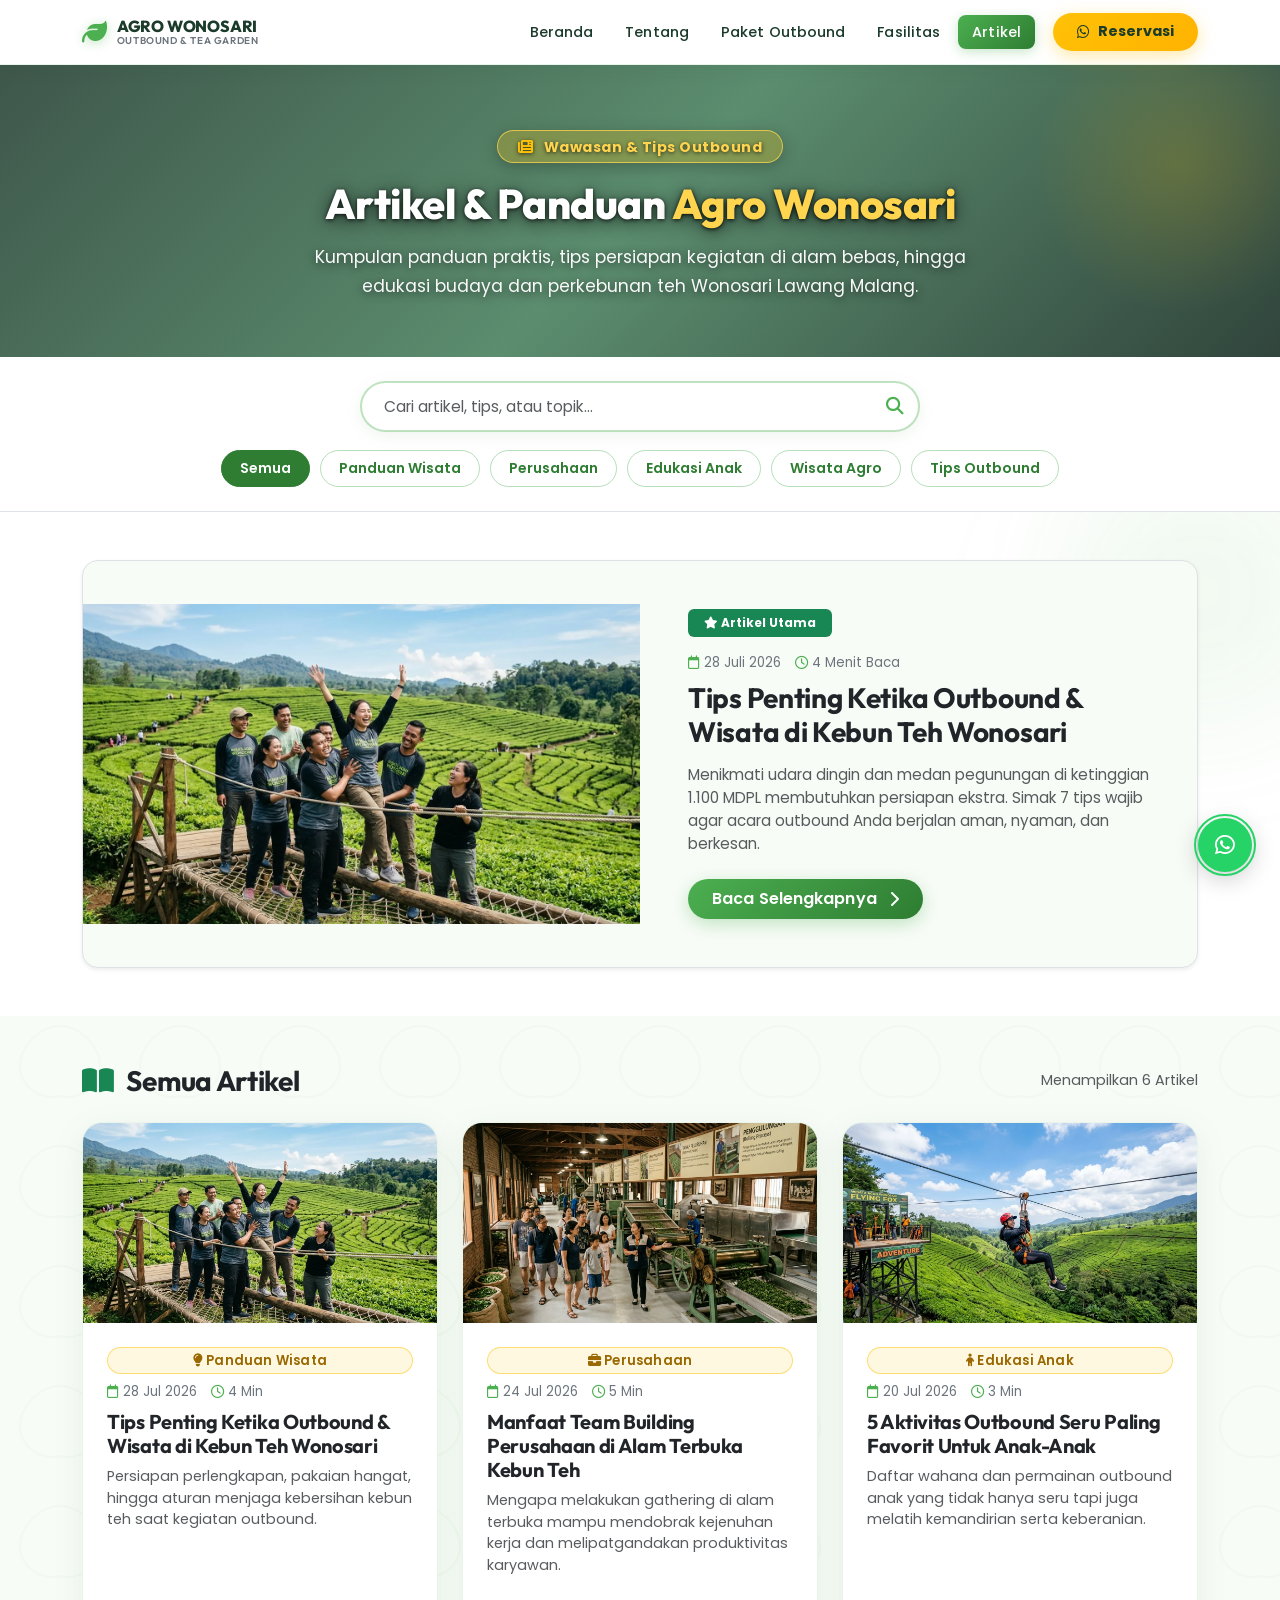
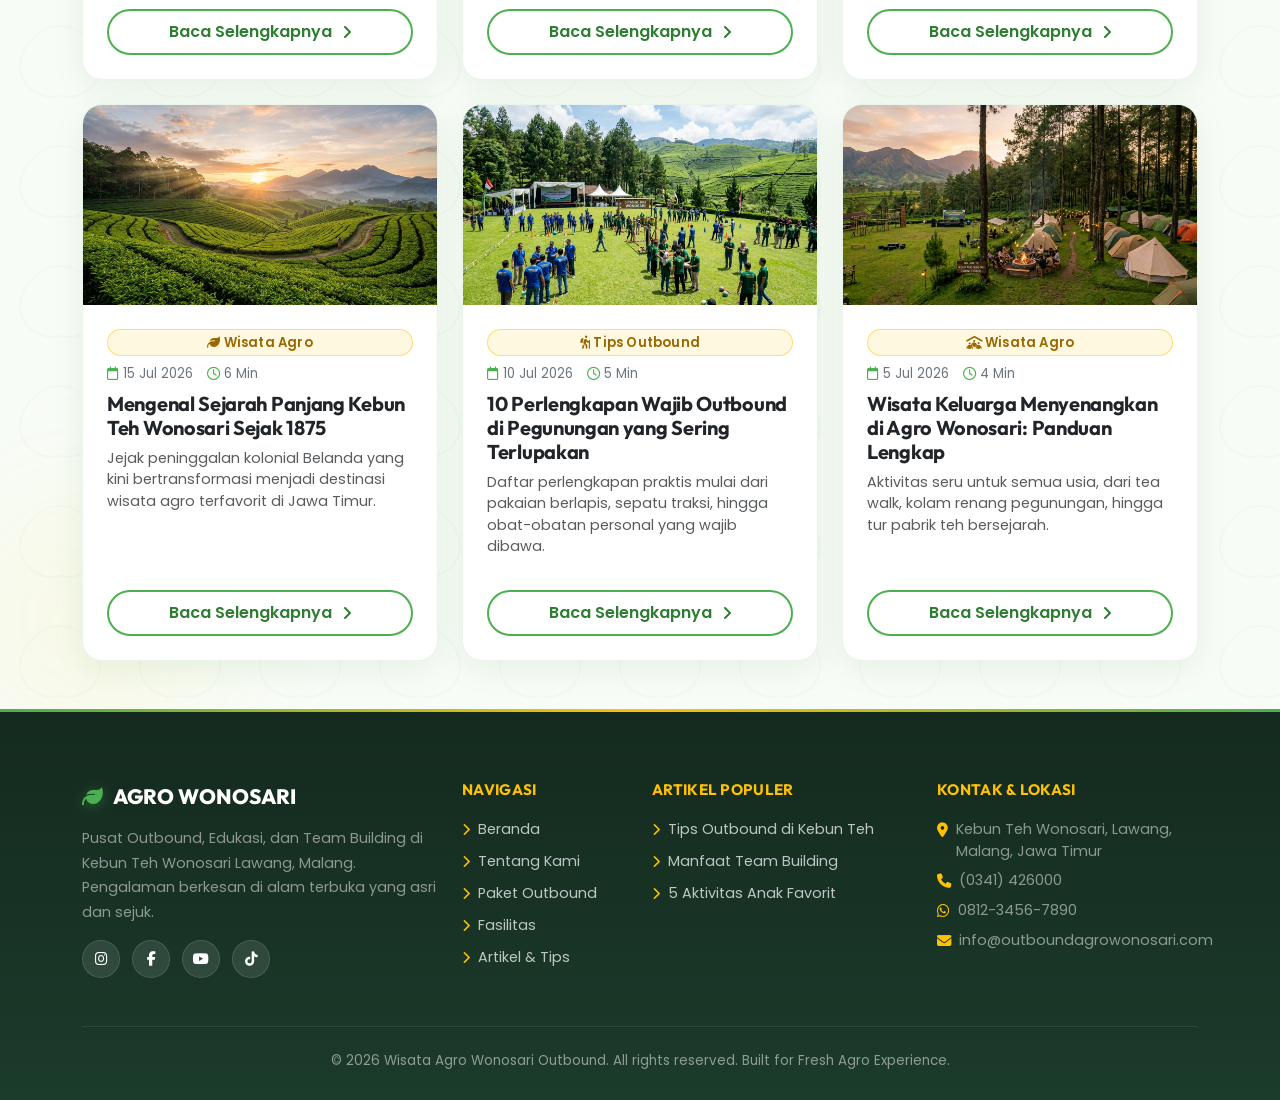
<file: artikel.html>
<!DOCTYPE html>
<html lang="id">

<head>
  <meta charset="UTF-8" />
  <meta name="viewport" content="width=device-width, initial-scale=1.0" />
  <title>Artikel & Tips Outbound - Wisata Agro Wonosari Malang</title>
  <meta name="description"
    content="Baca artikel, tips persiapan outbound, edukasi perkebunan teh, dan panduan wisata di Kebun Teh Wonosari Lawang Malang." />

  <!-- CSS Dependencies -->
  <link rel="stylesheet" href="https://cdn.jsdelivr.net/npm/bootstrap@5.3.3/dist/css/bootstrap.min.css" />
  <link rel="stylesheet" href="https://cdnjs.cloudflare.com/ajax/libs/font-awesome/6.5.0/css/all.min.css" />
  <link rel="stylesheet" href="css/style.css" />
  <style>
    /* Search Bar Styling */
    .search-wrap {
      max-width: 560px;
      margin: 0 auto;
      position: relative;
    }

    .search-wrap input {
      border-radius: 50px;
      border: 2px solid rgba(76, 175, 80, 0.35);
      padding: 12px 56px 12px 22px;
      font-size: 0.97rem;
      transition: all 0.3s ease;
      box-shadow: 0 4px 16px rgba(46, 125, 50, 0.08);
    }

    .search-wrap input:focus {
      border-color: #4CAF50;
      box-shadow: 0 4px 20px rgba(76, 175, 80, 0.18);
      outline: none;
    }

    .search-wrap .search-icon {
      position: absolute;
      right: 16px;
      top: 50%;
      transform: translateY(-50%);
      color: #4CAF50;
      font-size: 1.1rem;
      pointer-events: none;
    }

    .search-wrap .btn-reset {
      position: absolute;
      right: 44px;
      top: 50%;
      transform: translateY(-50%);
      background: none;
      border: none;
      color: #aaa;
      font-size: 1rem;
      cursor: pointer;
      display: none;
    }

    .search-wrap input:not(:placeholder-shown)~.btn-reset {
      display: block;
    }

    /* Category Filter Tabs */
    .category-filter {
      display: flex;
      flex-wrap: wrap;
      gap: 10px;
      justify-content: center;
      margin-top: 18px;
    }

    .category-btn {
      border: 1.5px solid rgba(76, 175, 80, 0.4);
      background: transparent;
      color: #2E7D32;
      font-weight: 600;
      font-size: 0.875rem;
      padding: 7px 18px;
      border-radius: 50px;
      cursor: pointer;
      transition: all 0.25s ease;
    }

    .category-btn:hover,
    .category-btn.active {
      background: #2E7D32;
      color: #fff;
      border-color: #2E7D32;
    }

    /* No Results Message */
    #noResultsMsg {
      padding: 56px 24px;
      text-align: center;
    }

    #noResultsMsg i {
      font-size: 3rem;
      color: #ccc;
      margin-bottom: 18px;
    }

    #noResultsMsg h5 {
      font-size: 1.2rem;
      color: #555;
      margin-bottom: 8px;
    }

    #noResultsMsg p {
      color: #999;
      font-size: 0.95rem;
      max-width: 380px;
      margin: 0 auto;
    }

    /* Featured banner image proportional */
    .featured-banner-img {
      width: 100%;
      height: 320px;
      object-fit: cover;
    }

    @media (max-width: 768px) {
      .featured-banner-img {
        height: 220px;
      }

      .category-filter {
        gap: 7px;
      }

      .category-btn {
        font-size: 0.8rem;
        padding: 6px 14px;
      }
    }
  </style>
</head>

<body>

  <!-- Navigation Bar -->
  <nav class="navbar navbar-expand-lg navbar-custom sticky-top">
    <div class="container d-flex justify-content-between align-items-center">
      <a class="navbar-brand m-0" href="index.html">
        <i class="fa-solid fa-leaf"></i>
        <span class="brand-title">AGRO WONOSARI <small class="brand-sub">OUTBOUND &amp; TEA GARDEN</small></span>
      </a>
      <button class="navbar-toggler ms-auto" type="button" data-bs-toggle="collapse" data-bs-target="#navbarContent"
        aria-controls="navbarContent" aria-expanded="false" aria-label="Toggle navigation">
        <i class="fa-solid fa-bars"></i>
      </button>

      <div class="collapse navbar-collapse" id="navbarContent">
        <ul class="navbar-nav ms-auto mb-2 mb-lg-0 align-items-lg-center">
          <li class="nav-item"><a class="nav-link" href="index.html">Beranda</a></li>
          <li class="nav-item"><a class="nav-link" href="tentang.html">Tentang</a></li>
          <li class="nav-item"><a class="nav-link" href="paket.html">Paket Outbound</a></li>
          <li class="nav-item"><a class="nav-link" href="fasilitas.html">Fasilitas</a></li>
          <li class="nav-item"><a class="nav-link active" href="artikel.html">Artikel</a></li>
          <li class="nav-item ms-lg-3 mt-2 mt-lg-0">
            <a href="https://wa.me/6281234567890?text=Halo%20Admin%20Wisata%20Agro%20Wonosari,%20saya%20ingin%20tanya%20paket%20outbound"
              target="_blank" class="btn btn-amber text-dark px-4 py-2" style="font-size: 0.9rem;">
              <i class="fa-brands fa-whatsapp"></i> Reservasi
            </a>
          </li>
        </ul>
      </div>
    </div>
  </nav>

  <!-- Page Hero Header -->
  <section class="page-hero" style="padding: 65px 0 55px;">
    <div class="container position-relative z-1">
      <span class="badge badge-amber mb-3"><i class="fa-solid fa-newspaper me-1"></i> Wawasan &amp; Tips Outbound</span>
      <h1>Artikel &amp; Panduan <span class="text-warning">Agro Wonosari</span></h1>
      <p>Kumpulan panduan praktis, tips persiapan kegiatan di alam bebas, hingga edukasi budaya dan perkebunan teh Wonosari Lawang Malang.</p>
    </div>
  </section>

  <!-- Search & Category Filter -->
  <section class="py-4 section-white border-bottom">
    <div class="container">
      <div class="search-wrap">
        <input type="text" id="articleSearchInput" class="form-control" placeholder="Cari artikel, tips, atau topik...">
        <button class="btn-reset" id="searchResetBtn" type="button"><i class="fa-solid fa-xmark"></i></button>
        <i class="fa-solid fa-magnifying-glass search-icon"></i>
      </div>
      <div class="category-filter">
        <button class="category-btn active" data-category="semua">Semua</button>
        <button class="category-btn" data-category="panduan wisata">Panduan Wisata</button>
        <button class="category-btn" data-category="perusahaan">Perusahaan</button>
        <button class="category-btn" data-category="edukasi anak">Edukasi Anak</button>
        <button class="category-btn" data-category="wisata agro">Wisata Agro</button>
        <button class="category-btn" data-category="tips outbound">Tips Outbound</button>
      </div>
    </div>
  </section>

  <!-- Featured Article Banner -->
  <section class="py-5 section-white position-relative overflow-hidden">
    <div class="blur-orb blur-orb-green" style="width:280px;height:280px;top:-60px;right:-60px;position:absolute;">
    </div>
    <div class="container" data-reveal style="position:relative;z-index:1">
      <div class="row align-items-center bg-light rounded-4 overflow-hidden border shadow-sm g-0">
        <div class="col-lg-6">
          <!-- Ganti src foto ini sesuai kebutuhan -->
          <img src="assets/img/People_participating_in_team-bui…_202608171421.webp" alt="Tips di Wisata Agro Wonosari"
            class="featured-banner-img">
        </div>
        <div class="col-lg-6 p-4 p-md-5">
          <span class="badge bg-success mb-2 px-3 py-2"><i class="fa-solid fa-star"></i> Artikel Utama</span>
          <div class="article-meta mt-2 mb-2">
            <span><i class="fa-regular fa-calendar"></i> 28 Juli 2026</span>
            <span><i class="fa-regular fa-clock"></i> 4 Menit Baca</span>
          </div>
          <h3 class="fw-bold text-dark mb-3">Tips Penting Ketika Outbound &amp; Wisata di Kebun Teh Wonosari</h3>
          <p class="text-muted mb-4" style="font-size: 0.95rem;">
            Menikmati udara dingin dan medan pegunungan di ketinggian 1.100 MDPL membutuhkan persiapan ekstra. Simak 7
            tips wajib agar acara outbound Anda berjalan aman, nyaman, dan berkesan.
          </p>
          <a href="Tips-Penting-Ketika-Outbound-&-Wisata-di-Kebun-Teh-Wonosari.html"
            class="btn btn-primary-custom px-4 py-2">
            Baca Selengkapnya <i class="fa-solid fa-chevron-right ms-1"></i>
          </a>
        </div>
      </div>
    </div>
  </section>

  <!-- Article Grid Section -->
  <section class="py-5 section-soft section-pattern position-relative overflow-hidden">
    <div class="blur-orb blur-orb-amber" style="width:260px;height:260px;bottom:-40px;left:-40px;position:absolute;">
    </div>
    <div class="container" style="position:relative;z-index:1">
      <div class="d-flex flex-wrap justify-content-between align-items-center mb-4">
        <h3 class="fw-bold text-dark mb-0"><i class="fa-solid fa-book-open text-success me-2"></i> Semua Artikel</h3>
        <span class="text-muted" id="articleCount" style="font-size: 0.9rem;">Menampilkan 6 Artikel</span>
      </div>

      <div class="row g-4" id="articleGrid">

        <!-- Article Card 1 -->
        <div class="col-lg-4 col-md-6 article-card-item" data-reveal data-category="panduan wisata">
          <div class="custom-card h-100">
            <!-- Ganti src foto ini sesuai kebutuhan -->
            <img src="assets/img/People_participating_in_team-bui…_202608171421.webp" class="article-card-img"
              alt="Tips ketika di wisata">
            <div class="card-body p-4 d-flex flex-column">
              <span class="badge badge-amber mb-2 w-fit-content article-tag"><i class="fa-solid fa-lightbulb"></i>
                Panduan Wisata</span>
              <div class="article-meta mb-2">
                <span><i class="fa-regular fa-calendar"></i> 28 Jul 2026</span>
                <span><i class="fa-regular fa-clock"></i> 4 Min</span>
              </div>
              <h5 class="fw-bold text-dark mb-2 article-title">Tips Penting Ketika Outbound &amp; Wisata di Kebun Teh
                Wonosari</h5>
              <p class="text-muted flex-grow-1 article-desc" style="font-size: 0.9rem;">
                Persiapan perlengkapan, pakaian hangat, hingga aturan menjaga kebersihan kebun teh saat kegiatan
                outbound.
              </p>
              <a href="Tips-Penting-Ketika-Outbound-&-Wisata-di-Kebun-Teh-Wonosari.html"
                class="btn btn-outline-custom w-100 text-center mt-3">
                Baca Selengkapnya <i class="fa-solid fa-angle-right ms-1"></i>
              </a>
            </div>
          </div>
        </div>

        <!-- Article Card 2 -->
        <div class="col-lg-4 col-md-6 article-card-item" data-reveal data-category="perusahaan">
          <div class="custom-card h-100">
            <!-- Ganti src foto ini sesuai kebutuhan -->
            <img src="assets/img/Educational_tour_tea_factory_Malang_202608051854.webp" class="article-card-img"
              alt="Manfaat Team Building">
            <div class="card-body p-4 d-flex flex-column">
              <span class="badge badge-amber mb-2 w-fit-content article-tag"><i class="fa-solid fa-briefcase"></i>
                Perusahaan</span>
              <div class="article-meta mb-2">
                <span><i class="fa-regular fa-calendar"></i> 24 Jul 2026</span>
                <span><i class="fa-regular fa-clock"></i> 5 Min</span>
              </div>
              <h5 class="fw-bold text-dark mb-2 article-title">Manfaat Team Building Perusahaan di Alam Terbuka Kebun
                Teh</h5>
              <p class="text-muted flex-grow-1 article-desc" style="font-size: 0.9rem;">
                Mengapa melakukan gathering di alam terbuka mampu mendobrak kejenuhan kerja dan melipatgandakan
                produktivitas karyawan.
              </p>
              <a href="manfaat-team-building-perusahaan.html" class="btn btn-outline-custom w-100 text-center mt-3">
                Baca Selengkapnya <i class="fa-solid fa-angle-right ms-1"></i>
              </a>
            </div>
          </div>
        </div>

        <!-- Article Card 3 -->
        <div class="col-lg-4 col-md-6 article-card-item" data-reveal data-category="edukasi anak">
          <div class="custom-card h-100">
            <img src="assets/img/Flying_fox_zip_line_activity_202608051855.webp" class="article-card-img"
              alt="Aktivitas Outbound Seru">
            <div class="card-body p-4 d-flex flex-column">
              <span class="badge badge-amber mb-2 w-fit-content article-tag"><i class="fa-solid fa-child"></i> Edukasi
                Anak</span>
              <div class="article-meta mb-2">
                <span><i class="fa-regular fa-calendar"></i> 20 Jul 2026</span>
                <span><i class="fa-regular fa-clock"></i> 3 Min</span>
              </div>
              <h5 class="fw-bold text-dark mb-2 article-title">5 Aktivitas Outbound Seru Paling Favorit Untuk Anak-Anak
              </h5>
              <p class="text-muted flex-grow-1 article-desc" style="font-size: 0.9rem;">
                Daftar wahana dan permainan outbound anak yang tidak hanya seru tapi juga melatih kemandirian serta
                keberanian.
              </p>
              <a href="5-Aktivitas-Outbound-Seru-Paling-Favorit-Untuk-Anak-Anak.html"
                class="btn btn-outline-custom w-100 text-center mt-3">
                Baca Selengkapnya <i class="fa-solid fa-angle-right ms-1"></i>
              </a>
            </div>
          </div>
        </div>

        <!-- Article Card 4 -->
        <div class="col-lg-4 col-md-6 article-card-item" data-reveal data-category="wisata agro">
          <div class="custom-card h-100">
            <img src="assets/img/Wonosari_tea_garden_Malang_202608051844.webp" class="article-card-img"
              alt="Sejarah Kebun Teh Wonosari">
            <div class="card-body p-4 d-flex flex-column">
              <span class="badge badge-amber mb-2 w-fit-content article-tag"><i class="fa-solid fa-leaf"></i> Wisata
                Agro</span>
              <div class="article-meta mb-2">
                <span><i class="fa-regular fa-calendar"></i> 15 Jul 2026</span>
                <span><i class="fa-regular fa-clock"></i> 6 Min</span>
              </div>
              <h5 class="fw-bold text-dark mb-2 article-title">Mengenal Sejarah Panjang Kebun Teh Wonosari Sejak 1875
              </h5>
              <p class="text-muted flex-grow-1 article-desc" style="font-size: 0.9rem;">
                Jejak peninggalan kolonial Belanda yang kini bertransformasi menjadi destinasi wisata agro terfavorit di
                Jawa Timur.
              </p>
              <a href="Mengenal-Sejarah-Panjang-Kebun-Teh-Wonosari-Sejak-1875.html"
                class="btn btn-outline-custom w-100 text-center mt-3">
                Baca Selengkapnya <i class="fa-solid fa-angle-right ms-1"></i>
              </a>
            </div>
          </div>
        </div>

        <!-- Article Card 5 -->
        <div class="col-lg-4 col-md-6 article-card-item" data-reveal data-category="tips outbound">
          <div class="custom-card h-100">
            <img src="assets/img/Green_field_for_corporate_gathering_202608051855.webp" class="article-card-img"
              alt="Persiapan Outbound">
            <div class="card-body p-4 d-flex flex-column">
              <span class="badge badge-amber mb-2 w-fit-content article-tag"><i class="fa-solid fa-person-hiking"></i>
                Tips Outbound</span>
              <div class="article-meta mb-2">
                <span><i class="fa-regular fa-calendar"></i> 10 Jul 2026</span>
                <span><i class="fa-regular fa-clock"></i> 5 Min</span>
              </div>
              <h5 class="fw-bold text-dark mb-2 article-title">10 Perlengkapan Wajib Outbound di Pegunungan yang Sering
                Terlupakan</h5>
              <p class="text-muted flex-grow-1 article-desc" style="font-size: 0.9rem;">
                Daftar perlengkapan praktis mulai dari pakaian berlapis, sepatu traksi, hingga obat-obatan personal yang
                wajib dibawa.
              </p>
              <a href="10-Perlengkapan-Wajib-Outbound-di-Pegunungan-yang-Sering-Terlupakan.html"
                class="btn btn-outline-custom w-100 text-center mt-3">
                Baca Selengkapnya <i class="fa-solid fa-angle-right ms-1"></i>
              </a>
            </div>
          </div>
        </div>

        <!-- Article Card 6 -->
        <div class="col-lg-4 col-md-6 article-card-item" data-reveal data-category="wisata agro">
          <div class="custom-card h-100">
            <img src="assets/img/Camping_ground_and_event_area_202608051905.webp" class="article-card-img"
              alt="Wisata Keluarga Wonosari">
            <div class="card-body p-4 d-flex flex-column">
              <span class="badge badge-amber mb-2 w-fit-content article-tag"><i class="fa-solid fa-people-roof"></i>
                Wisata Agro</span>
              <div class="article-meta mb-2">
                <span><i class="fa-regular fa-calendar"></i> 5 Jul 2026</span>
                <span><i class="fa-regular fa-clock"></i> 4 Min</span>
              </div>
              <h5 class="fw-bold text-dark mb-2 article-title">Wisata Keluarga Menyenangkan di Agro Wonosari: Panduan
                Lengkap</h5>
              <p class="text-muted flex-grow-1 article-desc" style="font-size: 0.9rem;">
                Aktivitas seru untuk semua usia, dari tea walk, kolam renang pegunungan, hingga tur pabrik teh
                bersejarah.
              </p>
              <a href="Wisata-Keluarga-Menyenangkan-di-Agro-Wonosari-Panduan-Lengkap.html"
                class="btn btn-outline-custom w-100 text-center mt-3">
                Baca Selengkapnya <i class="fa-solid fa-angle-right ms-1"></i>
              </a>
            </div>
          </div>
        </div>

      </div>

      <!-- No Results Message -->
      <div id="noResultsMsg" class="d-none">
        <i class="fa-solid fa-circle-exclamation d-block"></i>
        <h5>Tidak Ditemukan</h5>
        <p>Coba gunakan kata kunci pencarian lain atau pilih kategori artikel yang berbeda.</p>
      </div>

    </div>
  </section>

  <!-- Floating Action Buttons (WhatsApp + Back to Top) -->
  <div class="floating-widget-group">
    <button type="button" id="backToTopBtn" class="floating-btn floating-btn-top" aria-label="Kembali ke atas">
      <i class="fa-solid fa-arrow-up"></i>
      <span class="floating-tooltip">Ke Atas</span>
    </button>
    <a href="https://wa.me/6281234567890?text=Halo%20Admin%20Wisata%20Agro%20Wonosari,%20saya%20ingin%20tanya%20paket%20outbound"
      target="_blank" class="floating-btn floating-btn-wa" aria-label="WhatsApp">
      <i class="fa-brands fa-whatsapp"></i>
      <span class="floating-tooltip">Chat WhatsApp</span>
    </a>
  </div>

  <!-- Footer -->
  <footer class="footer-custom">
    <div class="container">
      <div class="row g-4">
        <div class="col-lg-4 col-md-6">
          <div class="footer-brand">
            <i class="fa-solid fa-leaf"></i>
            <span>AGRO WONOSARI</span>
          </div>
          <p class="text-white-50 mb-3" style="font-size: 0.9rem; line-height: 1.7;">
            Pusat Outbound, Edukasi, dan Team Building di Kebun Teh Wonosari Lawang, Malang. Pengalaman berkesan di alam
            terbuka yang asri dan sejuk.
          </p>
          <div class="social-links">
            <a href="#"><i class="fa-brands fa-instagram"></i></a>
            <a href="#"><i class="fa-brands fa-facebook-f"></i></a>
            <a href="#"><i class="fa-brands fa-youtube"></i></a>
            <a href="#"><i class="fa-brands fa-tiktok"></i></a>
          </div>
        </div>

        <div class="col-lg-2 col-md-6">
          <h5>Navigasi</h5>
          <ul class="footer-links">
            <li><a href="index.html"><i class="fa-solid fa-chevron-right me-2 text-warning small"></i>Beranda</a></li>
            <li><a href="tentang.html"><i class="fa-solid fa-chevron-right me-2 text-warning small"></i>Tentang Kami</a>
            </li>
            <li><a href="paket.html"><i class="fa-solid fa-chevron-right me-2 text-warning small"></i>Paket Outbound</a>
            </li>
            <li><a href="fasilitas.html"><i class="fa-solid fa-chevron-right me-2 text-warning small"></i>Fasilitas</a>
            </li>
            <li><a href="artikel.html"><i class="fa-solid fa-chevron-right me-2 text-warning small"></i>Artikel &amp;
                Tips</a></li>
          </ul>
        </div>

        <div class="col-lg-3 col-md-6">
          <h5>Artikel Populer</h5>
          <ul class="footer-links">
            <li><a href="Tips-Penting-Ketika-Outbound-&-Wisata-di-Kebun-Teh-Wonosari.html"><i
                  class="fa-solid fa-chevron-right me-2 text-warning small"></i>Tips Outbound di Kebun Teh</a></li>
            <li><a href="manfaat-team-building-perusahaan.html"><i
                  class="fa-solid fa-chevron-right me-2 text-warning small"></i>Manfaat Team Building</a></li>
            <li><a href="5-Aktivitas-Outbound-Seru-Paling-Favorit-Untuk-Anak-Anak.html"><i
                  class="fa-solid fa-chevron-right me-2 text-warning small"></i>5 Aktivitas Anak Favorit</a></li>
          </ul>
        </div>

        <div class="col-lg-3 col-md-6">
          <h5>Kontak &amp; Lokasi</h5>
          <ul class="footer-links text-white-50" style="font-size: 0.9rem;">
            <li class="mb-2 d-flex gap-2"><i class="fa-solid fa-location-dot text-warning mt-1"></i> Kebun Teh Wonosari,
              Lawang, Malang, Jawa Timur</li>
            <li class="mb-2 d-flex gap-2"><i class="fa-solid fa-phone text-warning mt-1"></i> (0341) 426000</li>
            <li class="mb-2 d-flex gap-2"><i class="fa-brands fa-whatsapp text-warning mt-1"></i> 0812-3456-7890</li>
            <li class="mb-2 d-flex gap-2"><i class="fa-solid fa-envelope text-warning mt-1"></i>
              info@outboundagrowonosari.com</li>
          </ul>
        </div>
      </div>

      <div class="footer-bottom text-center">
        <p class="m-0 text-white-50">
          &copy; 2026 Wisata Agro Wonosari Outbound. All rights reserved. Built for Fresh Agro Experience.
        </p>
      </div>
    </div>
  </footer>

  <!-- JS Scripts -->
  <script src="https://cdn.jsdelivr.net/npm/bootstrap@5.3.3/dist/js/bootstrap.bundle.min.js"></script>
  <script src="js/main.js"></script>
  <script>
    // Category filter
    const categoryBtns = document.querySelectorAll('.category-btn');
    const articleItems = document.querySelectorAll('.article-card-item');
    const noResultsMsg = document.getElementById('noResultsMsg');
    const articleCount = document.getElementById('articleCount');

    function updateCount() {
      const visible = document.querySelectorAll('.article-card-item:not([style*="display: none"])').length;
      articleCount.textContent = `Menampilkan ${visible} Artikel`;
    }

    categoryBtns.forEach(btn => {
      btn.addEventListener('click', function () {
        categoryBtns.forEach(b => b.classList.remove('active'));
        this.classList.add('active');
        const cat = this.dataset.category;
        let matches = 0;
        articleItems.forEach(item => {
          const tag = item.querySelector('.article-tag')?.textContent.toLowerCase() || '';
          const show = cat === 'semua' || tag.includes(cat);
          item.style.display = show ? 'block' : 'none';
          if (show) matches++;
        });
        noResultsMsg?.classList.toggle('d-none', matches > 0);
        updateCount();
      });
    });

    updateCount();
  </script>
</body>

</html>
</file>
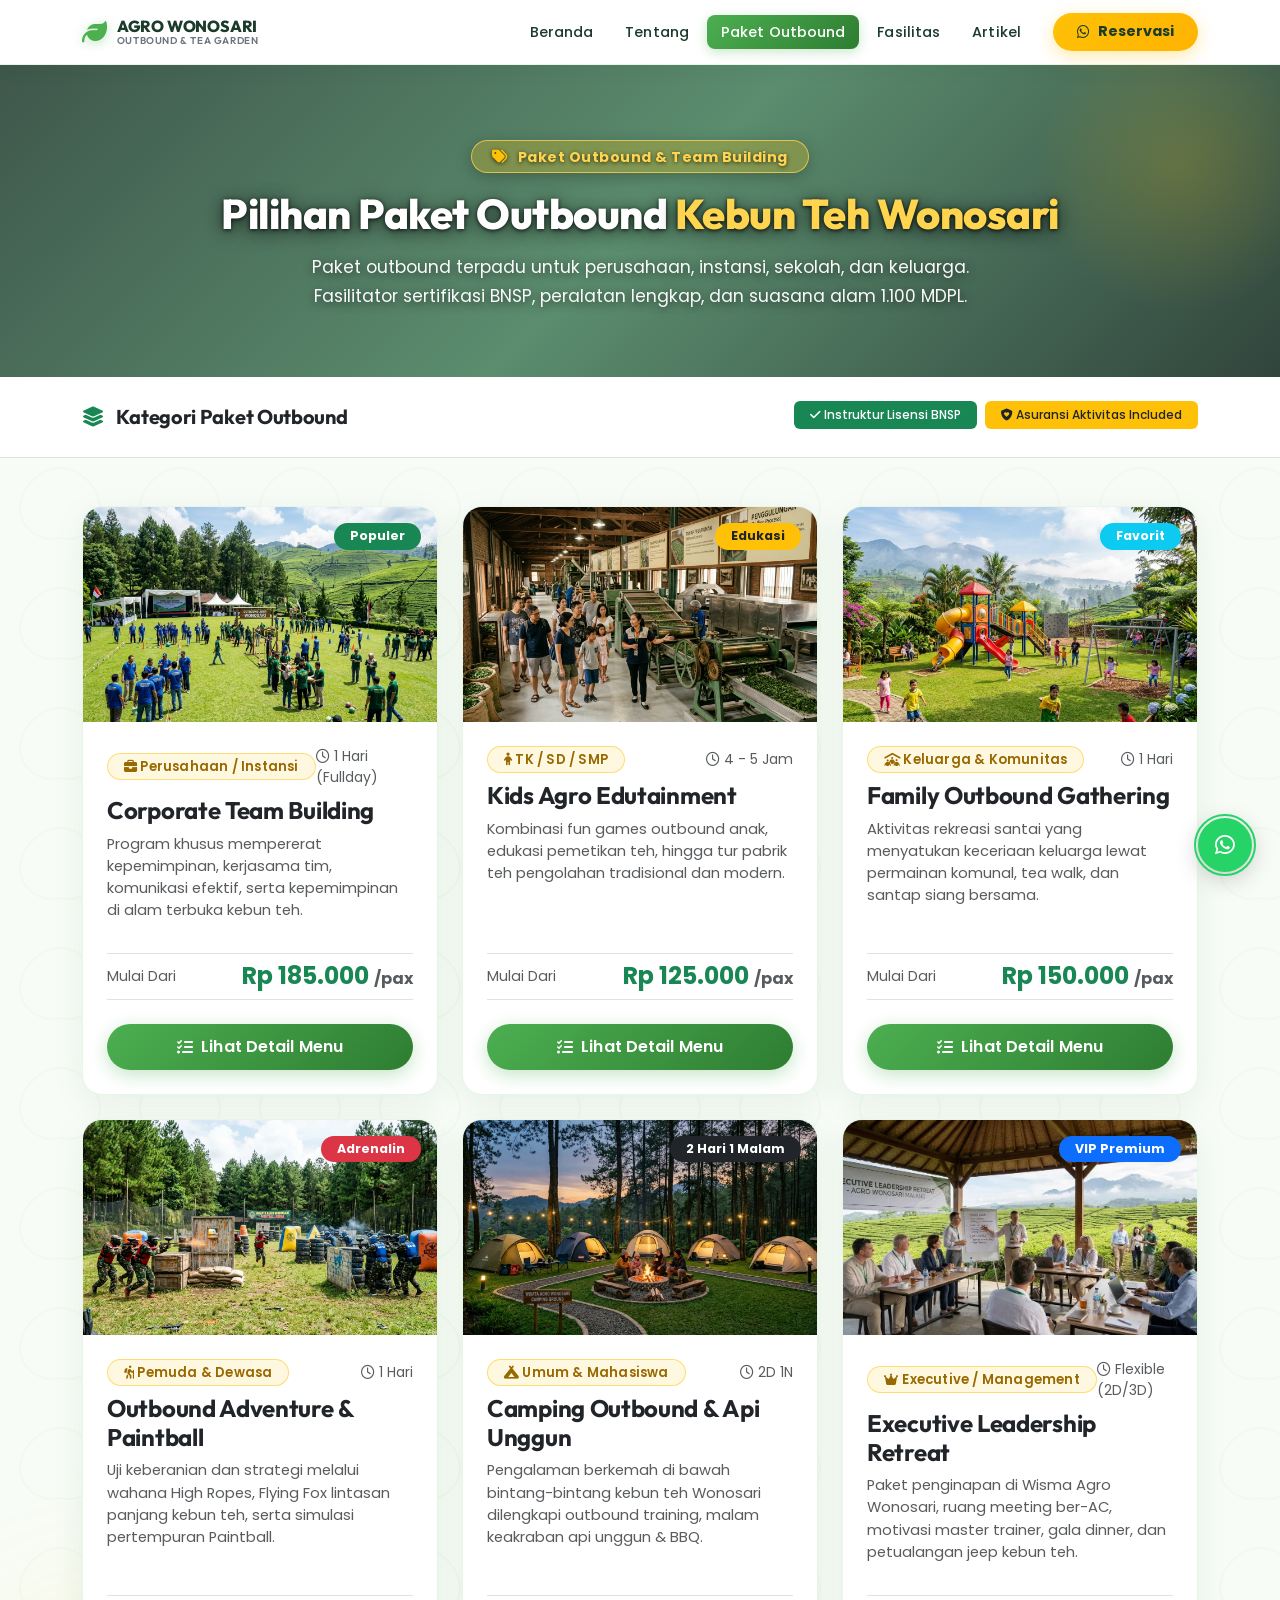
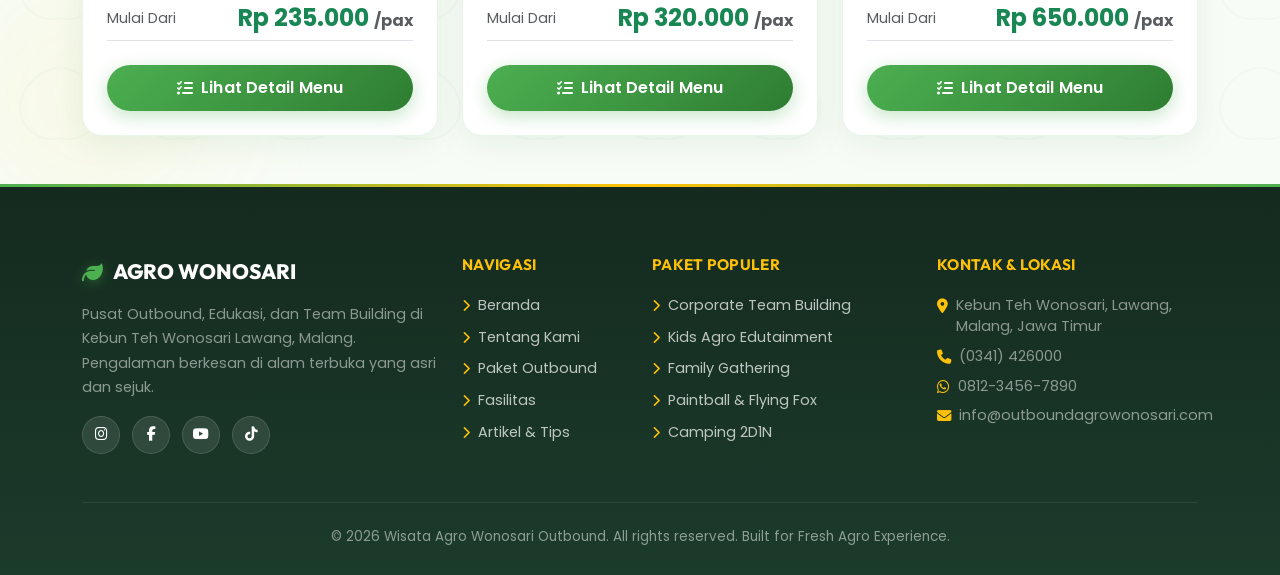
<file: paket.html>
<!DOCTYPE html>
<html lang="id">
<head>
  <meta charset="UTF-8" />
  <meta name="viewport" content="width=device-width, initial-scale=1.0" />
  <title>Pilihan Paket Outbound - Wisata Agro Wonosari Malang</title>
  <meta name="description" content="Daftar harga dan pilihan paket outbound Wisata Agro Wonosari Kebun Teh Lawang Malang. Paket Kids Edutainment, Corporate Team Building, Family Gathering, dan Adventure." />
  
  <!-- CSS Dependencies -->
  <link rel="stylesheet" href="https://cdn.jsdelivr.net/npm/bootstrap@5.3.3/dist/css/bootstrap.min.css" />
  <link rel="stylesheet" href="https://cdnjs.cloudflare.com/ajax/libs/font-awesome/6.5.0/css/all.min.css" />
  <link rel="stylesheet" href="css/style.css" />
</head>
<body>

  <!-- Navigation Bar (Sticky Top with Uniform Logo & Right Aligned Hamburger) -->
  <nav class="navbar navbar-expand-lg navbar-custom sticky-top">
    <div class="container d-flex justify-content-between align-items-center">
      <a class="navbar-brand m-0" href="index.html">
        <i class="fa-solid fa-leaf"></i>
        <span class="brand-title">AGRO WONOSARI <small class="brand-sub">OUTBOUND & TEA GARDEN</small></span>
      </a>
      <button class="navbar-toggler ms-auto" type="button" data-bs-toggle="collapse" data-bs-target="#navbarContent" aria-controls="navbarContent" aria-expanded="false" aria-label="Toggle navigation">
        <i class="fa-solid fa-bars"></i>
      </button>

      <div class="collapse navbar-collapse" id="navbarContent">
        <ul class="navbar-nav ms-auto mb-2 mb-lg-0 align-items-lg-center">
          <li class="nav-item"><a class="nav-link" href="index.html">Beranda</a></li>
          <li class="nav-item"><a class="nav-link" href="tentang.html">Tentang</a></li>
          <li class="nav-item"><a class="nav-link active" href="paket.html">Paket Outbound</a></li>
          <li class="nav-item"><a class="nav-link" href="fasilitas.html">Fasilitas</a></li>
          <li class="nav-item"><a class="nav-link" href="artikel.html">Artikel</a></li>
          <li class="nav-item ms-lg-3 mt-2 mt-lg-0">
            <a href="https://wa.me/6281234567890?text=Halo%20Admin%20Wisata%20Agro%20Wonosari,%20saya%20ingin%20tanya%20paket%20outbound" target="_blank" class="btn btn-amber text-dark px-4 py-2" style="font-size: 0.9rem;">
              <i class="fa-brands fa-whatsapp"></i> Reservasi
            </a>
          </li>
        </ul>
      </div>
    </div>
  </nav>

  <!-- Page Hero Header -->
  <section class="page-hero">
    <div class="container position-relative z-1">
      <span class="badge badge-amber mb-3"><i class="fa-solid fa-tags me-1"></i> Paket Outbound &amp; Team Building</span>
      <h1>Pilihan Paket Outbound <span class="text-warning">Kebun Teh Wonosari</span></h1>
      <p>Paket outbound terpadu untuk perusahaan, instansi, sekolah, dan keluarga. Fasilitator sertifikasi BNSP, peralatan lengkap, dan suasana alam 1.100 MDPL.</p>
    </div>
  </section>

  <!-- Filter & Categories Bar -->
  <section class="py-4 section-white border-bottom">
    <div class="container">
      <div class="row align-items-center">
        <div class="col-md-6 mb-3 mb-md-0">
          <h5 class="m-0 text-dark fw-bold"><i class="fa-solid fa-layer-group text-success me-2"></i> Kategori Paket Outbound</h5>
        </div>
        <div class="col-md-6 text-md-end">
          <div class="badge bg-success px-3 py-2 me-1 mb-1" style="font-weight: 500;"><i class="fa-solid fa-check"></i> Instruktur Lisensi BNSP</div>
          <div class="badge bg-warning text-dark px-3 py-2 mb-1" style="font-weight: 500;"><i class="fa-solid fa-shield-heart"></i> Asuransi Aktivitas Included</div>
        </div>
      </div>
    </div>
  </section>

  <!-- Main Package Grid Section -->
  <section class="py-5 section-soft section-pattern position-relative overflow-hidden">
    <div class="blur-orb blur-orb-amber" style="width:260px;height:260px;bottom:-40px;left:-40px;position:absolute;"></div>
    <div class="container" style="position:relative;z-index:1">
      <div class="row g-4">

        <!-- Package 1: Corporate Team Building -->
        <div class="col-lg-4 col-md-6" data-reveal>
          <div class="custom-card">
            <div class="position-relative overflow-hidden">
              <img src="assets/img/Green_field_for_corporate_gathering_202608051855.webp" class="package-card-img" alt="Corporate Team Building">
              <span class="position-absolute top-0 end-0 bg-success text-white px-3 py-1 m-3 rounded-pill fw-bold" style="font-size: 0.78rem;">Populer</span>
            </div>
            <div class="card-body p-4 d-flex flex-column">
              <div class="d-flex justify-content-between align-items-center mb-2">
                <span class="badge badge-amber"><i class="fa-solid fa-briefcase"></i> Perusahaan / Instansi</span>
                <small class="text-muted"><i class="fa-regular fa-clock"></i> 1 Hari (Fullday)</small>
              </div>
              <h4 class="card-title fw-bold text-dark mb-2">Corporate Team Building</h4>
              <p class="card-text text-muted flex-grow-1" style="font-size: 0.92rem;">
                Program khusus mempererat kepemimpinan, kerjasama tim, komunikasi efektif, serta kepemimpinan di alam terbuka kebun teh.
              </p>
              <div class="py-2 border-top border-bottom my-3">
                <div class="d-flex justify-content-between align-items-center">
                  <span class="text-muted" style="font-size: 0.88rem;">Mulai Dari</span>
                  <span class="h4 m-0 text-success fw-bold">Rp 185.000 <small class="fs-6 text-muted">/pax</small></span>
                </div>
              </div>
              <button type="button" class="btn btn-primary-custom w-100 justify-content-center mt-2" data-bs-toggle="modal" data-bs-target="#modalPaket1">
                <i class="fa-solid fa-list-check"></i> Lihat Detail Menu
              </button>
            </div>
          </div>
        </div>

        <!-- Package 2: Kids & School Edutainment -->
        <div class="col-lg-4 col-md-6" data-reveal>
          <div class="custom-card">
            <div class="position-relative overflow-hidden">
              <img src="assets/img/Educational_tour_tea_factory_Malang_202608051854.webp" class="package-card-img" alt="Kids Edutainment">
              <span class="position-absolute top-0 end-0 bg-warning text-dark px-3 py-1 m-3 rounded-pill fw-bold" style="font-size: 0.78rem;">Edukasi</span>
            </div>
            <div class="card-body p-4 d-flex flex-column">
              <div class="d-flex justify-content-between align-items-center mb-2">
                <span class="badge badge-amber"><i class="fa-solid fa-child"></i> TK / SD / SMP</span>
                <small class="text-muted"><i class="fa-regular fa-clock"></i> 4 - 5 Jam</small>
              </div>
              <h4 class="card-title fw-bold text-dark mb-2">Kids Agro Edutainment</h4>
              <p class="card-text text-muted flex-grow-1" style="font-size: 0.92rem;">
                Kombinasi fun games outbound anak, edukasi pemetikan teh, hingga tur pabrik teh pengolahan tradisional dan modern.
              </p>
              <div class="py-2 border-top border-bottom my-3">
                <div class="d-flex justify-content-between align-items-center">
                  <span class="text-muted" style="font-size: 0.88rem;">Mulai Dari</span>
                  <span class="h4 m-0 text-success fw-bold">Rp 125.000 <small class="fs-6 text-muted">/pax</small></span>
                </div>
              </div>
              <button type="button" class="btn btn-primary-custom w-100 justify-content-center mt-2" data-bs-toggle="modal" data-bs-target="#modalPaket2">
                <i class="fa-solid fa-list-check"></i> Lihat Detail Menu
              </button>
            </div>
          </div>
        </div>

        <!-- Package 3: Family Gathering & Fun Games -->
        <div class="col-lg-4 col-md-6" data-reveal>
          <div class="custom-card">
            <div class="position-relative overflow-hidden">
              <img src="assets/img/Children's_playground_with_slide…_202608051854.webp" class="package-card-img" alt="Family Gathering">
              <span class="position-absolute top-0 end-0 bg-info text-white px-3 py-1 m-3 rounded-pill fw-bold" style="font-size: 0.78rem;">Favorit</span>
            </div>
            <div class="card-body p-4 d-flex flex-column">
              <div class="d-flex justify-content-between align-items-center mb-2">
                <span class="badge badge-amber"><i class="fa-solid fa-people-roof"></i> Keluarga & Komunitas</span>
                <small class="text-muted"><i class="fa-regular fa-clock"></i> 1 Hari</small>
              </div>
              <h4 class="card-title fw-bold text-dark mb-2">Family Outbound Gathering</h4>
              <p class="card-text text-muted flex-grow-1" style="font-size: 0.92rem;">
                Aktivitas rekreasi santai yang menyatukan keceriaan keluarga lewat permainan komunal, tea walk, dan santap siang bersama.
              </p>
              <div class="py-2 border-top border-bottom my-3">
                <div class="d-flex justify-content-between align-items-center">
                  <span class="text-muted" style="font-size: 0.88rem;">Mulai Dari</span>
                  <span class="h4 m-0 text-success fw-bold">Rp 150.000 <small class="fs-6 text-muted">/pax</small></span>
                </div>
              </div>
              <button type="button" class="btn btn-primary-custom w-100 justify-content-center mt-2" data-bs-toggle="modal" data-bs-target="#modalPaket3">
                <i class="fa-solid fa-list-check"></i> Lihat Detail Menu
              </button>
            </div>
          </div>
        </div>

        <!-- Package 4: Extreme Adventure (Flying Fox + Paintball) -->
        <div class="col-lg-4 col-md-6" data-reveal>
          <div class="custom-card">
            <div class="position-relative overflow-hidden">
              <img src="assets/img/Paintball_arena_with_obstacles_202608051856.webp" class="package-card-img" alt="Extreme Adventure">
              <span class="position-absolute top-0 end-0 bg-danger text-white px-3 py-1 m-3 rounded-pill fw-bold" style="font-size: 0.78rem;">Adrenalin</span>
            </div>
            <div class="card-body p-4 d-flex flex-column">
              <div class="d-flex justify-content-between align-items-center mb-2">
                <span class="badge badge-amber"><i class="fa-solid fa-person-hiking"></i> Pemuda & Dewasa</span>
                <small class="text-muted"><i class="fa-regular fa-clock"></i> 1 Hari</small>
              </div>
              <h4 class="card-title fw-bold text-dark mb-2">Outbound Adventure & Paintball</h4>
              <p class="card-text text-muted flex-grow-1" style="font-size: 0.92rem;">
                Uji keberanian dan strategi melalui wahana High Ropes, Flying Fox lintasan panjang kebun teh, serta simulasi pertempuran Paintball.
              </p>
              <div class="py-2 border-top border-bottom my-3">
                <div class="d-flex justify-content-between align-items-center">
                  <span class="text-muted" style="font-size: 0.88rem;">Mulai Dari</span>
                  <span class="h4 m-0 text-success fw-bold">Rp 235.000 <small class="fs-6 text-muted">/pax</small></span>
                </div>
              </div>
              <button type="button" class="btn btn-primary-custom w-100 justify-content-center mt-2" data-bs-toggle="modal" data-bs-target="#modalPaket4">
                <i class="fa-solid fa-list-check"></i> Lihat Detail Menu
              </button>
            </div>
          </div>
        </div>

        <!-- Package 5: Camping Ground + Outbound 2D1N -->
        <div class="col-lg-4 col-md-6" data-reveal>
          <div class="custom-card">
            <div class="position-relative overflow-hidden">
              <img src="assets/img/Camping_ground_area_at_Wisata_202608051856.webp" class="package-card-img" alt="Camping Outbound">
              <span class="position-absolute top-0 end-0 bg-dark text-white px-3 py-1 m-3 rounded-pill fw-bold" style="font-size: 0.78rem;">2 Hari 1 Malam</span>
            </div>
            <div class="card-body p-4 d-flex flex-column">
              <div class="d-flex justify-content-between align-items-center mb-2">
                <span class="badge badge-amber"><i class="fa-solid fa-campground"></i> Umum & Mahasiswa</span>
                <small class="text-muted"><i class="fa-regular fa-clock"></i> 2D 1N</small>
              </div>
              <h4 class="card-title fw-bold text-dark mb-2">Camping Outbound & Api Unggun</h4>
              <p class="card-text text-muted flex-grow-1" style="font-size: 0.92rem;">
                Pengalaman berkemah di bawah bintang-bintang kebun teh Wonosari dilengkapi outbound training, malam keakraban api unggun & BBQ.
              </p>
              <div class="py-2 border-top border-bottom my-3">
                <div class="d-flex justify-content-between align-items-center">
                  <span class="text-muted" style="font-size: 0.88rem;">Mulai Dari</span>
                  <span class="h4 m-0 text-success fw-bold">Rp 320.000 <small class="fs-6 text-muted">/pax</small></span>
                </div>
              </div>
              <button type="button" class="btn btn-primary-custom w-100 justify-content-center mt-2" data-bs-toggle="modal" data-bs-target="#modalPaket5">
                <i class="fa-solid fa-list-check"></i> Lihat Detail Menu
              </button>
            </div>
          </div>
        </div>

        <!-- Package 6: Custom Executive Leadership Retreat -->
        <div class="col-lg-4 col-md-6" data-reveal>
          <div class="custom-card">
            <div class="position-relative overflow-hidden">
              <img src="assets/img/fad19c1f-3d70-4d07-8dc2-1277a7338ede_11zon.webp" class="package-card-img" alt="Executive Leadership Retreat">
              <span class="position-absolute top-0 end-0 bg-primary text-white px-3 py-1 m-3 rounded-pill fw-bold" style="font-size: 0.78rem;">VIP Premium</span>
            </div>
            <div class="card-body p-4 d-flex flex-column">
              <div class="d-flex justify-content-between align-items-center mb-2">
                <span class="badge badge-amber"><i class="fa-solid fa-crown"></i> Executive / Management</span>
                <small class="text-muted"><i class="fa-regular fa-clock"></i> Flexible (2D/3D)</small>
              </div>
              <h4 class="card-title fw-bold text-dark mb-2">Executive Leadership Retreat</h4>
              <p class="card-text text-muted flex-grow-1" style="font-size: 0.92rem;">
                Paket penginapan di Wisma Agro Wonosari, ruang meeting ber-AC, motivasi master trainer, gala dinner, dan petualangan jeep kebun teh.
              </p>
              <div class="py-2 border-top border-bottom my-3">
                <div class="d-flex justify-content-between align-items-center">
                  <span class="text-muted" style="font-size: 0.88rem;">Mulai Dari</span>
                  <span class="h4 m-0 text-success fw-bold">Rp 650.000 <small class="fs-6 text-muted">/pax</small></span>
                </div>
              </div>
              <button type="button" class="btn btn-primary-custom w-100 justify-content-center mt-2" data-bs-toggle="modal" data-bs-target="#modalPaket6">
                <i class="fa-solid fa-list-check"></i> Lihat Detail Menu
              </button>
            </div>
          </div>
        </div>

      </div>
    </div>
  </section>

  <!-- Modals Pop-Up Detail -->

  <!-- Modal 1 -->
  <div class="modal fade" id="modalPaket1" tabindex="-1" aria-hidden="true">
    <div class="modal-dialog modal-lg modal-dialog-centered">
      <div class="modal-content modal-content-custom">
        <div class="modal-header modal-header-custom d-flex justify-content-between align-items-center">
          <h5 class="modal-title fw-bold text-white mb-0">
            <i class="fa-solid fa-briefcase text-warning me-2"></i> Detail Paket: Corporate Team Building
          </h5>
          <button type="button" class="btn-close btn-close-white" data-bs-dismiss="modal" aria-label="Close"></button>
        </div>
        <div class="modal-body p-4">
          <div class="row g-4">
            <div class="col-md-5">
              <img src="assets/img/Green_field_for_corporate_gathering_202608051855.webp" class="img-fluid rounded-3 mb-3 shadow-sm w-100" style="height: 200px; object-fit: cover;" alt="Corporate Outbound">
              <div class="p-3 bg-light rounded-3 text-center border">
                <small class="text-muted d-block">Investasi Program</small>
                <span class="fs-4 fw-bold text-success">Rp 185.000 <small class="fs-6 text-dark">/pax</small></span>
                <small class="d-block text-muted mt-1">*Minimal 30 Peserta</small>
              </div>
            </div>
            <div class="col-md-7">
              <h5 class="fw-bold text-dark">Fasilitas & Keuntungan Yang Didapat:</h5>
              <ul class="facility-list mt-3">
                <li><i class="fa-solid fa-circle-check text-success"></i> Tiket Masuk Kawasan Wisata Agro Wonosari</li>
                <li><i class="fa-solid fa-circle-check text-success"></i> Lapangan Grass Area Privat Kebun Teh</li>
                <li><i class="fa-solid fa-circle-check text-success"></i> Facilitator & Master Game Certificated BNSP</li>
                <li><i class="fa-solid fa-circle-check text-success"></i> Sound System Outdoor & Equipment</li>
                <li><i class="fa-solid fa-circle-check text-success"></i> Ice Breaking & Team Building Dynamics</li>
                <li><i class="fa-solid fa-circle-check text-success"></i> 1x Makan Siang Prasmanan Khas Wonosari</li>
                <li><i class="fa-solid fa-circle-check text-success"></i> 1x Coffee Break & Snack Kebun</li>
                <li><i class="fa-solid fa-circle-check text-success"></i> Banner Welcome Event Size 3x1m</li>
              </ul>
            </div>
          </div>
        </div>
        <div class="modal-footer bg-light border-0 px-4 py-3 d-flex justify-content-between align-items-center">
          </button>
          <a href="https://wa.me/6281234567890?text=Halo%20Admin,%20saya%20tertarik%20dengan%20Paket%20Corporate%20Team%20Building%20Agro%20Wonosari" target="_blank" class="btn btn-amber px-4 text-dark">
            <i class="fa-brands fa-whatsapp me-1"></i> Pesan via WhatsApp
          </a>
        </div>
      </div>
    </div>
  </div>

  <!-- Modal 2 -->
  <div class="modal fade" id="modalPaket2" tabindex="-1" aria-hidden="true">
    <div class="modal-dialog modal-lg modal-dialog-centered">
      <div class="modal-content modal-content-custom">
        <div class="modal-header modal-header-custom d-flex justify-content-between align-items-center">
          <h5 class="modal-title fw-bold text-white mb-0">
            <i class="fa-solid fa-child text-warning me-2"></i> Detail Paket: Kids Agro Edutainment
          </h5>
          <button type="button" class="btn-close btn-close-white" data-bs-dismiss="modal" aria-label="Close"></button>
        </div>
        <div class="modal-body p-4">
          <div class="row g-4">
            <div class="col-md-5">
              <img src="assets/img/Educational_tour_tea_factory_Malang_202608051854.webp" class="img-fluid rounded-3 mb-3 shadow-sm w-100" style="height: 200px; object-fit: cover;" alt="Kids Edutainment">
              <div class="p-3 bg-light rounded-3 text-center border">
                <small class="text-muted d-block">Investasi Program</small>
                <span class="fs-4 fw-bold text-success">Rp 125.000 <small class="fs-6 text-dark">/pax</small></span>
                <small class="d-block text-muted mt-1">*Minimal 25 Anak</small>
              </div>
            </div>
            <div class="col-md-7">
              <h5 class="fw-bold text-dark">Fasilitas & Keuntungan Yang Didapat:</h5>
              <ul class="facility-list mt-3">
                <li><i class="fa-solid fa-circle-check text-success"></i> Tiket Masuk Kebun Teh & Kolam Renang</li>
                <li><i class="fa-solid fa-circle-check text-success"></i> Pemandu Edukasi Ramah Anak</li>
                <li><i class="fa-solid fa-circle-check text-success"></i> Edukasi Pemetikan Teh Langsung</li>
                <li><i class="fa-solid fa-circle-check text-success"></i> Kunjungan Pabrik Teh PTPN (Tea Factory Tour)</li>
                <li><i class="fa-solid fa-circle-check text-success"></i> Fun Outbound Games Motorik</li>
                <li><i class="fa-solid fa-circle-check text-success"></i> Wahana Flying Fox Anak 1x Meluncur</li>
                <li><i class="fa-solid fa-circle-check text-success"></i> Lunch Box Anak Hiegenis & Healthy</li>
              </ul>
            </div>
          </div>
        </div>
        <div class="modal-footer bg-light border-0 px-4 py-3 d-flex justify-content-between align-items-center">
          <a href="https://wa.me/6281234567890?text=Halo%20Admin,%20saya%20tertarik%20dengan%20Paket%20Kids%20Agro%20Edutainment" target="_blank" class="btn btn-amber px-4 text-dark">
            <i class="fa-brands fa-whatsapp me-1"></i> Pesan via WhatsApp
          </a>
        </div>
      </div>
    </div>
  </div>

  <!-- Modal 3 -->
  <div class="modal fade" id="modalPaket3" tabindex="-1" aria-hidden="true">
    <div class="modal-dialog modal-lg modal-dialog-centered">
      <div class="modal-content modal-content-custom">
        <div class="modal-header modal-header-custom d-flex justify-content-between align-items-center">
          <h5 class="modal-title fw-bold text-white mb-0">
            <i class="fa-solid fa-people-roof text-warning me-2"></i> Detail Paket: Family Outbound Gathering
          </h5>
          <button type="button" class="btn-close btn-close-white" data-bs-dismiss="modal" aria-label="Close"></button>
        </div>
        <div class="modal-body p-4">
          <div class="row g-4">
            <div class="col-md-5">
              <img src="assets/img/Children's_playground_with_slide…_202608051854.webp" class="img-fluid rounded-3 mb-3 shadow-sm w-100" style="height: 200px; object-fit: cover;" alt="Family Gathering">
              <div class="p-3 bg-light rounded-3 text-center border">
                <small class="text-muted d-block">Investasi Program</small>
                <span class="fs-4 fw-bold text-success">Rp 150.000 <small class="fs-6 text-dark">/pax</small></span>
                <small class="d-block text-muted mt-1">*Minimal 20 Peserta</small>
              </div>
            </div>
            <div class="col-md-7">
              <h5 class="fw-bold text-dark">Fasilitas & Keuntungan Yang Didapat:</h5>
              <ul class="facility-list mt-3">
                <li><i class="fa-solid fa-circle-check text-success"></i> Tiket Masuk Kebun Teh & Saung Kumpul</li>
                <li><i class="fa-solid fa-circle-check text-success"></i> Fun Family Games Interaktif</li>
                <li><i class="fa-solid fa-circle-check text-success"></i> Pemandu Lapangan & MC Fun Event</li>
                <li><i class="fa-solid fa-circle-check text-success"></i> Akses Kereta Kelinci Kebun Teh</li>
                <li><i class="fa-solid fa-circle-check text-success"></i> 1x Makan Siang Buffet Keluarga</li>
                <li><i class="fa-solid fa-circle-check text-success"></i> 1x Snack Kebun & Teh Hangat</li>
              </ul>
            </div>
          </div>
        </div>
        <div class="modal-footer bg-light border-0 px-4 py-3 d-flex justify-content-between align-items-center">
          <a href="https://wa.me/6281234567890?text=Halo%20Admin,%20saya%20tertarik%20dengan%20Paket%20Family%20Gathering" target="_blank" class="btn btn-amber px-4 text-dark">
            <i class="fa-brands fa-whatsapp me-1"></i> Pesan via WhatsApp
          </a>
        </div>
      </div>
    </div>
  </div>

  <!-- Modal 4 -->
  <div class="modal fade" id="modalPaket4" tabindex="-1" aria-hidden="true">
    <div class="modal-dialog modal-lg modal-dialog-centered">
      <div class="modal-content modal-content-custom">
        <div class="modal-header modal-header-custom d-flex justify-content-between align-items-center">
          <h5 class="modal-title fw-bold text-white mb-0">
            <i class="fa-solid fa-crosshairs text-warning me-2"></i> Detail Paket: Paintball & Adventure
          </h5>
          <button type="button" class="btn-close btn-close-white" data-bs-dismiss="modal" aria-label="Close"></button>
        </div>
        <div class="modal-body p-4">
          <div class="row g-4">
            <div class="col-md-5">
              <img src="assets/img/Paintball_arena_with_obstacles_202608051856.webp" class="img-fluid rounded-3 mb-3 shadow-sm w-100" style="height: 200px; object-fit: cover;" alt="Paintball Adventure">
              <div class="p-3 bg-light rounded-3 text-center border">
                <small class="text-muted d-block">Investasi Program</small>
                <span class="fs-4 fw-bold text-success">Rp 235.000 <small class="fs-6 text-dark">/pax</small></span>
                <small class="d-block text-muted mt-1">*Minimal 20 Peserta</small>
              </div>
            </div>
            <div class="col-md-7">
              <h5 class="fw-bold text-dark">Fasilitas & Keuntungan Yang Didapat:</h5>
              <ul class="facility-list mt-3">
                <li><i class="fa-solid fa-circle-check text-success"></i> Tiket Masuk Area Kebun Teh Wonosari</li>
                <li><i class="fa-solid fa-circle-check text-success"></i> 50 Peluru Paintball War / Peserta</li>
                <li><i class="fa-solid fa-circle-check text-success"></i> Masker Goggle, Seragam & Body Vest</li>
                <li><i class="fa-solid fa-circle-check text-success"></i> Flying Fox Lintasan 150m di Kebun Teh</li>
                <li><i class="fa-solid fa-circle-check text-success"></i> Safety Marshal & Wasit Profesional</li>
                <li><i class="fa-solid fa-circle-check text-success"></i> 1x Makan Siang Prasmanan</li>
              </ul>
            </div>
          </div>
        </div>
        <div class="modal-footer bg-light border-0 px-4 py-3 d-flex justify-content-between align-items-center">
          <a href="https://wa.me/6281234567890?text=Halo%20Admin,%20saya%20tertarik%20dengan%20Paket%20Paintball%20Adventure" target="_blank" class="btn btn-amber px-4 text-dark">
            <i class="fa-brands fa-whatsapp me-1"></i> Pesan via WhatsApp
          </a>
        </div>
      </div>
    </div>
  </div>

  <!-- Modal 5 -->
  <div class="modal fade" id="modalPaket5" tabindex="-1" aria-hidden="true">
    <div class="modal-dialog modal-lg modal-dialog-centered">
      <div class="modal-content modal-content-custom">
        <div class="modal-header modal-header-custom d-flex justify-content-between align-items-center">
          <h5 class="modal-title fw-bold text-white mb-0">
            <i class="fa-solid fa-campground text-warning me-2"></i> Detail Paket: Camping Outbound 2D1N
          </h5>
          <button type="button" class="btn-close btn-close-white" data-bs-dismiss="modal" aria-label="Close"></button>
        </div>
        <div class="modal-body p-4">
          <div class="row g-4">
            <div class="col-md-5">
              <img src="assets/img/Camping_ground_area_at_Wisata_202608051856.webp" class="img-fluid rounded-3 mb-3 shadow-sm w-100" style="height: 200px; object-fit: cover;" alt="Camping Outbound">
              <div class="p-3 bg-light rounded-3 text-center border">
                <small class="text-muted d-block">Investasi Program</small>
                <span class="fs-4 fw-bold text-success">Rp 320.000 <small class="fs-6 text-dark">/pax</small></span>
                <small class="d-block text-muted mt-1">*Minimal 20 Peserta</small>
              </div>
            </div>
            <div class="col-md-7">
              <h5 class="fw-bold text-dark">Fasilitas & Keuntungan Yang Didapat:</h5>
              <ul class="facility-list mt-3">
                <li><i class="fa-solid fa-circle-check text-success"></i> Tenda Dome Kapasitas 4 Orang + Sleeping Bag</li>
                <li><i class="fa-solid fa-circle-check text-success"></i> Outbound Program 2 Hari (Synergy)</li>
                <li><i class="fa-solid fa-circle-check text-success"></i> Malam Keakraban Api Unggun & Barbeque</li>
                <li><i class="fa-solid fa-circle-check text-success"></i> 3x Makan (Malam, Pagi, Siang) + 2x Coffee Break</li>
                <li><i class="fa-solid fa-circle-check text-success"></i> Morning Tea Walk & Senam Kebun</li>
              </ul>
            </div>
          </div>
        </div>
        <div class="modal-footer bg-light border-0 px-4 py-3 d-flex justify-content-between align-items-center">
          <a href="https://wa.me/6281234567890?text=Halo%20Admin,%20saya%20tertarik%20dengan%20Paket%20Camping%20Outbound" target="_blank" class="btn btn-amber px-4 text-dark">
            <i class="fa-brands fa-whatsapp me-1"></i> Pesan via WhatsApp
          </a>
        </div>
      </div>
    </div>
  </div>

  <!-- Modal 6 -->
  <div class="modal fade" id="modalPaket6" tabindex="-1" aria-hidden="true">
    <div class="modal-dialog modal-lg modal-dialog-centered">
      <div class="modal-content modal-content-custom">
        <div class="modal-header modal-header-custom d-flex justify-content-between align-items-center">
          <h5 class="modal-title fw-bold text-white mb-0">
            <i class="fa-solid fa-crown text-warning me-2"></i> Detail Paket: Executive Leadership Retreat
          </h5>
          <button type="button" class="btn-close btn-close-white" data-bs-dismiss="modal" aria-label="Close"></button>
        </div>
        <div class="modal-body p-4">
          <div class="row g-4">
            <div class="col-md-5">
              <img src="assets/img/fad19c1f-3d70-4d07-8dc2-1277a7338ede_11zon.webp" class="img-fluid rounded-3 mb-3 shadow-sm w-100" style="height: 200px; object-fit: cover;" alt="Executive Retreat">
              <div class="p-3 bg-light rounded-3 text-center border">
                <small class="text-muted d-block">Investasi Program</small>
                <span class="fs-4 fw-bold text-success">Rp 650.000 <small class="fs-6 text-dark">/pax</small></span>
                <small class="d-block text-muted mt-1">*Minimal 15 Peserta</small>
              </div>
            </div>
            <div class="col-md-7">
              <h5 class="fw-bold text-dark">Fasilitas & Keuntungan Yang Didapat:</h5>
              <ul class="facility-list mt-3">
                <li><i class="fa-solid fa-circle-check text-success"></i> Menginap di Wisma Agro Wonosari (Deluxe AC)</li>
                <li><i class="fa-solid fa-circle-check text-success"></i> Ruang Meeting Eksklusif + Sound System</li>
                <li><i class="fa-solid fa-circle-check text-success"></i> Outbound Leadership oleh Master Trainer</li>
                <li><i class="fa-solid fa-circle-check text-success"></i> Offroad Jeep Kebun Teh Puncak Wonosari</li>
                <li><i class="fa-solid fa-circle-check text-success"></i> Gala Dinner & Live Acoustic Music</li>
              </ul>
            </div>
          </div>
        </div>
        <div class="modal-footer bg-light border-0 px-4 py-3 d-flex justify-content-between align-items-center">
          <a href="https://wa.me/6281234567890?text=Halo%20Admin,%20saya%20tertarik%20dengan%20Paket%20Executive%20Retreat" target="_blank" class="btn btn-amber px-4 text-dark">
            <i class="fa-brands fa-whatsapp me-1"></i> Pesan via WhatsApp
          </a>
        </div>
      </div>
    </div>
  </div>

  <!-- Floating Action Buttons (WhatsApp + Back to Top) -->
  <div class="floating-widget-group">
    <button type="button" id="backToTopBtn" class="floating-btn floating-btn-top" aria-label="Kembali ke atas">
      <i class="fa-solid fa-arrow-up"></i>
      <span class="floating-tooltip">Ke Atas</span>
    </button>
    <a href="https://wa.me/6281234567890?text=Halo%20Admin%20Wisata%20Agro%20Wonosari,%20saya%20ingin%20tanya%20paket%20outbound" target="_blank" class="floating-btn floating-btn-wa" aria-label="WhatsApp">
      <i class="fa-brands fa-whatsapp"></i>
      <span class="floating-tooltip">Chat WhatsApp</span>
    </a>
  </div>

  <!-- Footer (Consistent Brand Deep Forest Theme - Revised NOT Plain Black) -->
  <footer class="footer-custom">
    <div class="container">
      <div class="row g-4">
        <div class="col-lg-4 col-md-6">
          <div class="footer-brand">
            <i class="fa-solid fa-leaf"></i>
            <span>AGRO WONOSARI</span>
          </div>
          <p class="text-white-50 mb-3" style="font-size: 0.9rem; line-height: 1.7;">
            Pusat Outbound, Edukasi, dan Team Building di Kebun Teh Wonosari Lawang, Malang. Pengalaman berkesan di alam terbuka yang asri dan sejuk.
          </p>
          <div class="social-links">
            <a href="#"><i class="fa-brands fa-instagram"></i></a>
            <a href="#"><i class="fa-brands fa-facebook-f"></i></a>
            <a href="#"><i class="fa-brands fa-youtube"></i></a>
            <a href="#"><i class="fa-brands fa-tiktok"></i></a>
          </div>
        </div>

        <div class="col-lg-2 col-md-6">
          <h5>Navigasi</h5>
          <ul class="footer-links">
            <li><a href="index.html"><i class="fa-solid fa-chevron-right me-2 text-warning small"></i>Beranda</a></li>
            <li><a href="tentang.html"><i class="fa-solid fa-chevron-right me-2 text-warning small"></i>Tentang Kami</a></li>
            <li><a href="paket.html"><i class="fa-solid fa-chevron-right me-2 text-warning small"></i>Paket Outbound</a></li>
            <li><a href="fasilitas.html"><i class="fa-solid fa-chevron-right me-2 text-warning small"></i>Fasilitas</a></li>
            <li><a href="artikel.html"><i class="fa-solid fa-chevron-right me-2 text-warning small"></i>Artikel & Tips</a></li>
          </ul>
        </div>

        <div class="col-lg-3 col-md-6">
          <h5>Paket Populer</h5>
          <ul class="footer-links">
            <li><a href="paket.html"><i class="fa-solid fa-chevron-right me-2 text-warning small"></i>Corporate Team Building</a></li>
            <li><a href="paket.html"><i class="fa-solid fa-chevron-right me-2 text-warning small"></i>Kids Agro Edutainment</a></li>
            <li><a href="paket.html"><i class="fa-solid fa-chevron-right me-2 text-warning small"></i>Family Gathering</a></li>
            <li><a href="paket.html"><i class="fa-solid fa-chevron-right me-2 text-warning small"></i>Paintball & Flying Fox</a></li>
            <li><a href="paket.html"><i class="fa-solid fa-chevron-right me-2 text-warning small"></i>Camping 2D1N</a></li>
          </ul>
        </div>

        <div class="col-lg-3 col-md-6">
          <h5>Kontak & Lokasi</h5>
          <ul class="footer-links text-white-50" style="font-size: 0.9rem;">
            <li class="mb-2 d-flex gap-2"><i class="fa-solid fa-location-dot text-warning mt-1"></i> Kebun Teh Wonosari, Lawang, Malang, Jawa Timur</li>
            <li class="mb-2 d-flex gap-2"><i class="fa-solid fa-phone text-warning mt-1"></i> (0341) 426000</li>
            <li class="mb-2 d-flex gap-2"><i class="fa-brands fa-whatsapp text-warning mt-1"></i> 0812-3456-7890</li>
            <li class="mb-2 d-flex gap-2"><i class="fa-solid fa-envelope text-warning mt-1"></i> info@outboundagrowonosari.com</li>
          </ul>
        </div>
      </div>

      <div class="footer-bottom text-center">
        <p class="m-0 text-white-50">
          &copy; 2026 Wisata Agro Wonosari Outbound. All rights reserved. Built for Fresh Agro Experience.
        </p>
      </div>
    </div>
  </footer>

  <!-- JS Scripts -->
  <script src="https://cdn.jsdelivr.net/npm/bootstrap@5.3.3/dist/js/bootstrap.bundle.min.js"></script>
  <script src="js/main.js"></script>
</body>
</html>
</file>
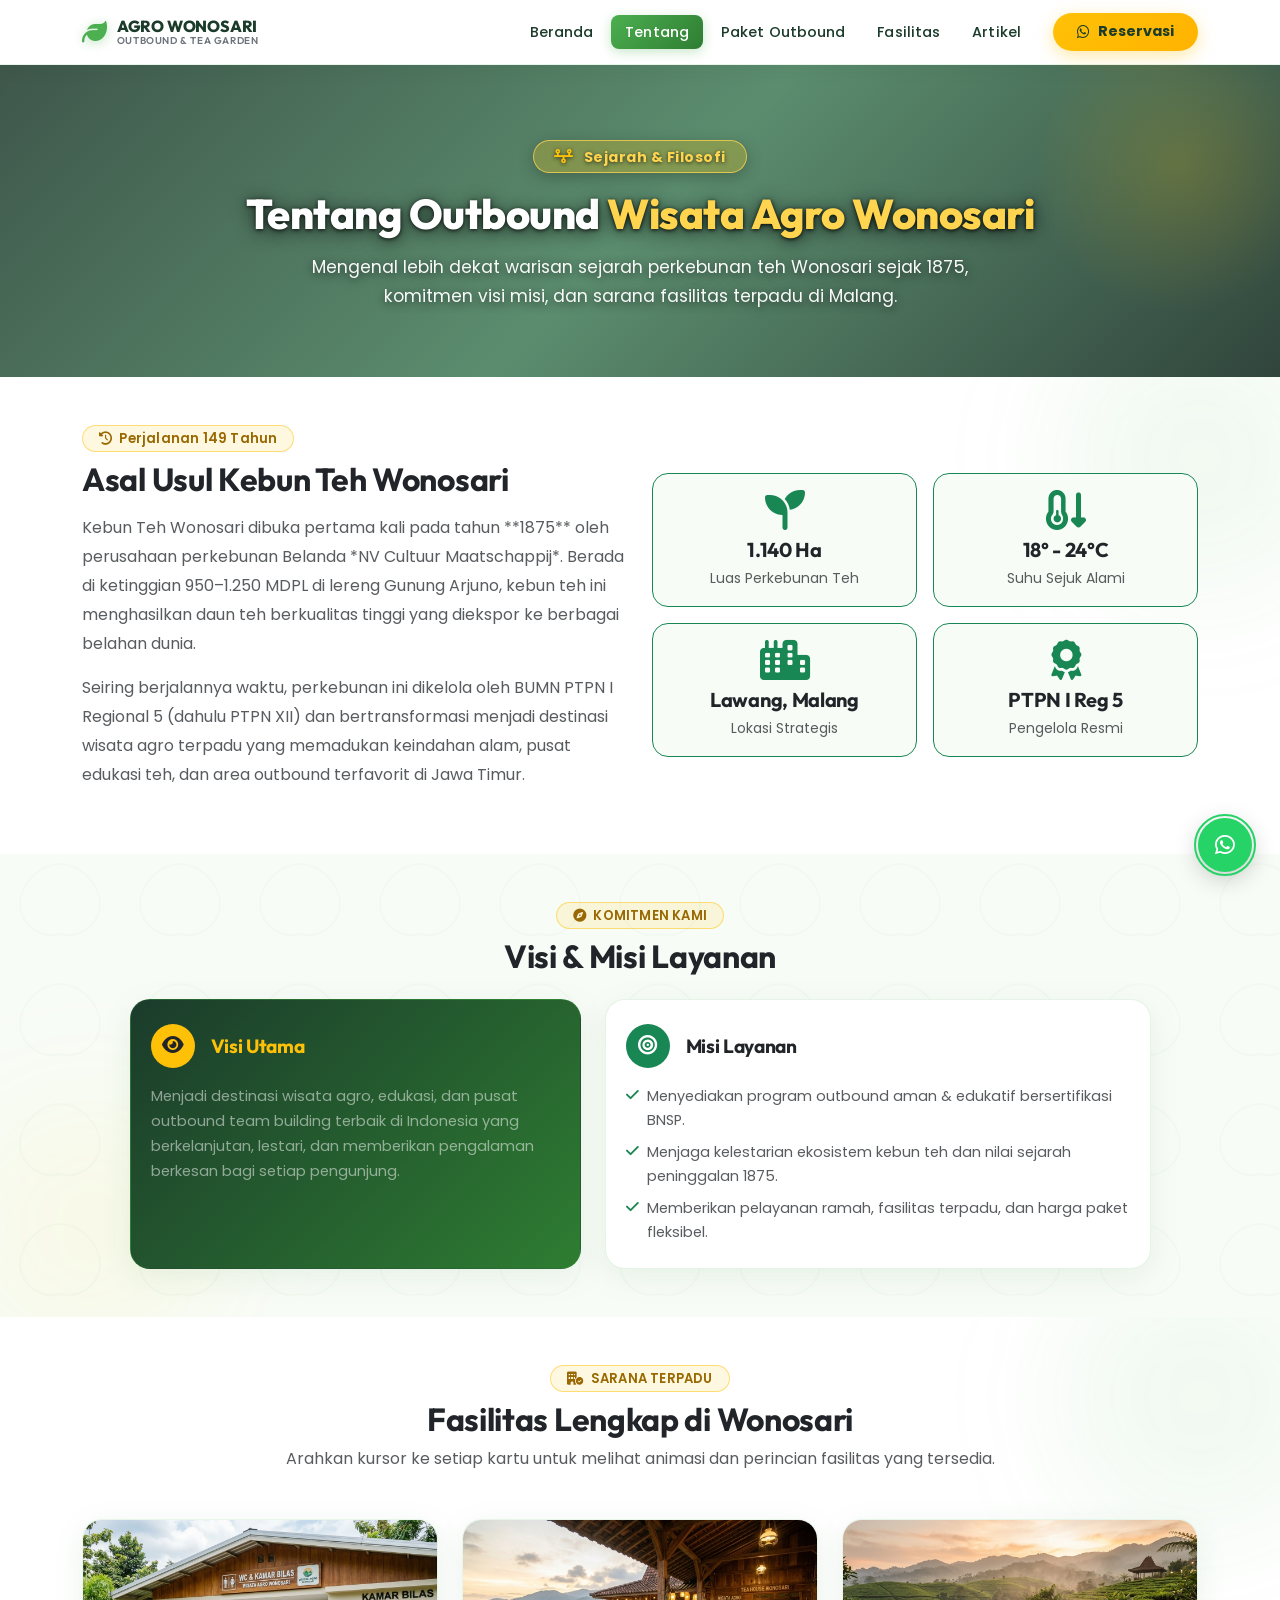
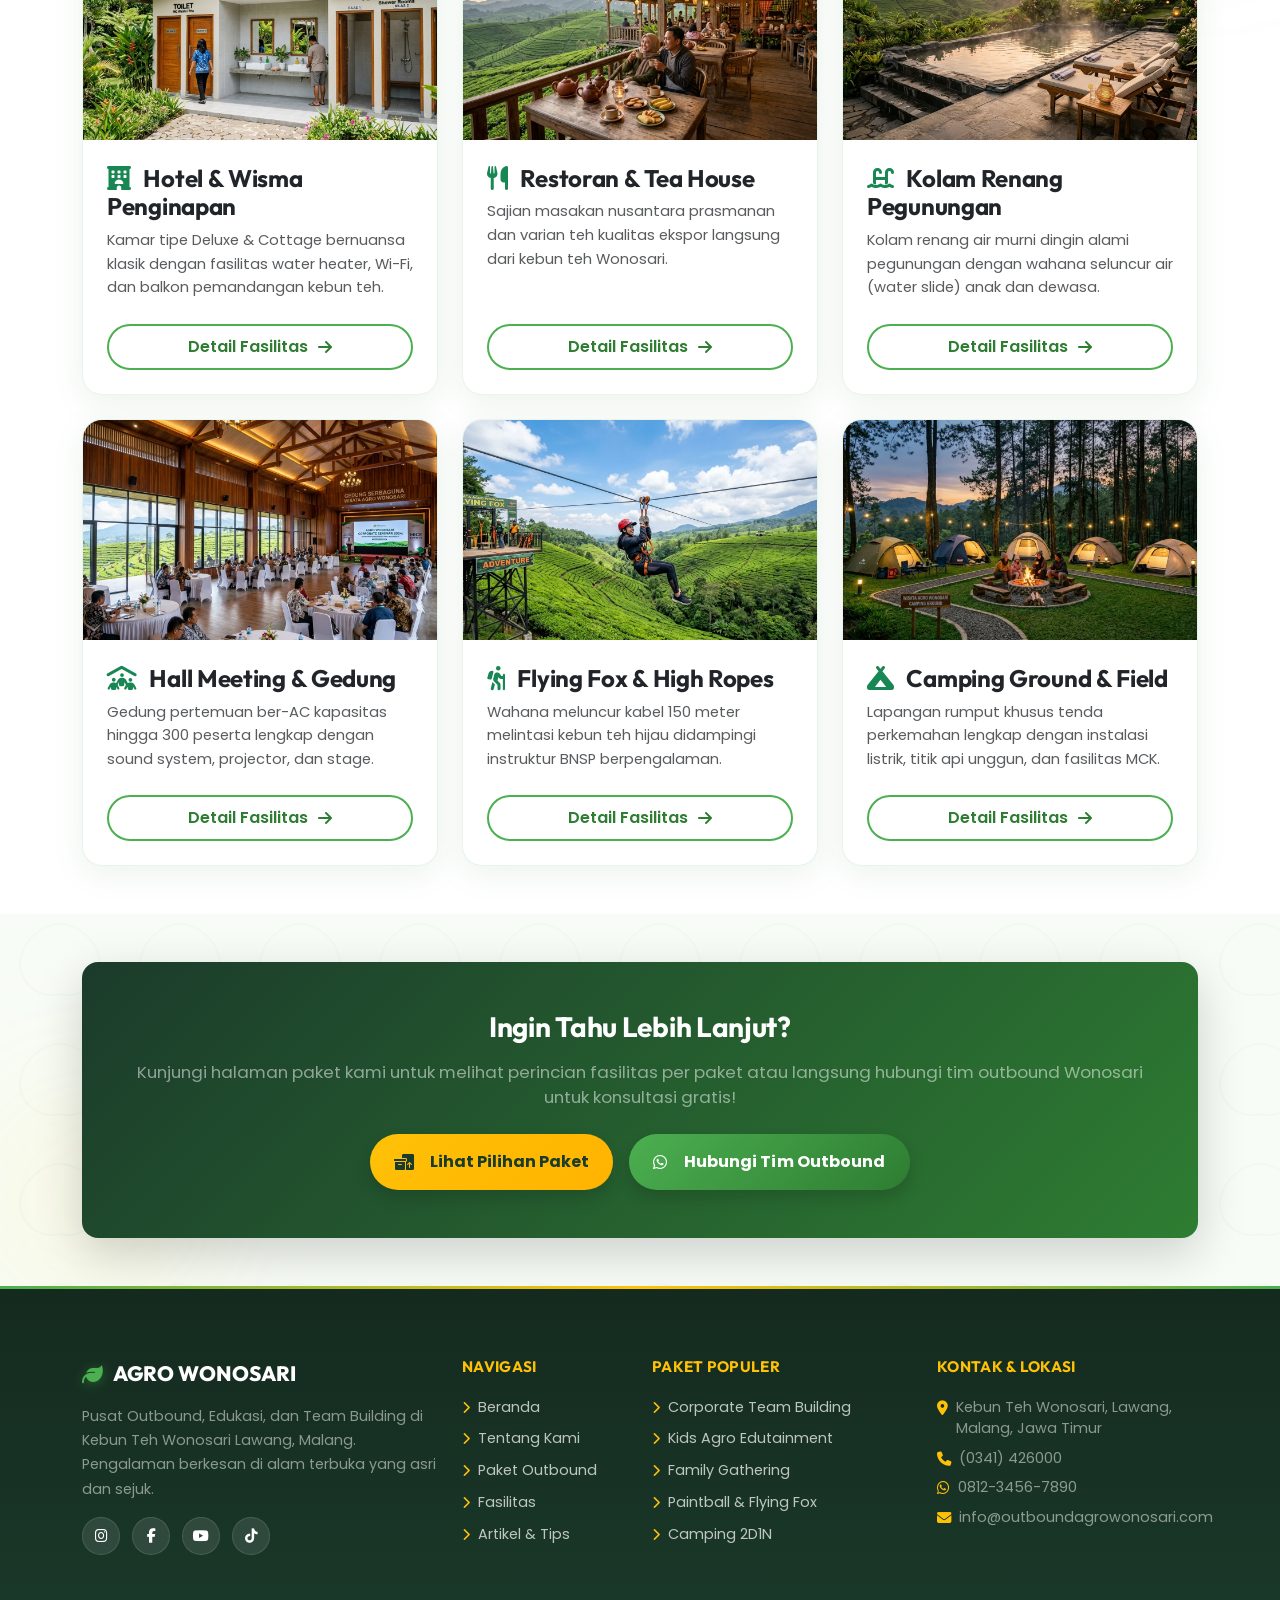
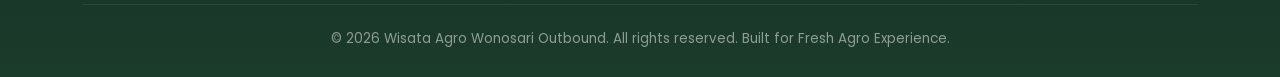
<file: tentang.html>
<!DOCTYPE html>
<html lang="id">
<head>
  <meta charset="UTF-8" />
  <meta name="viewport" content="width=device-width, initial-scale=1.0" />
  <title>Tentang Kami & Asal Usul - Wisata Agro Wonosari Malang</title>
  <meta name="description" content="Sejarah, asal-usul, visi misi, dan fasilitas di Kebun Teh Wisata Agro Wonosari Lawang Malang sejak tahun 1875." />
  
  <!-- CSS Dependencies -->
  <link rel="stylesheet" href="https://cdn.jsdelivr.net/npm/bootstrap@5.3.3/dist/css/bootstrap.min.css" />
  <link rel="stylesheet" href="https://cdnjs.cloudflare.com/ajax/libs/font-awesome/6.5.0/css/all.min.css" />
  <link rel="stylesheet" href="css/style.css" />
</head>
<body>

  <!-- Navigation Bar (Sticky Top with Uniform Logo & Right Aligned Hamburger) -->
  <nav class="navbar navbar-expand-lg navbar-custom sticky-top">
    <div class="container d-flex justify-content-between align-items-center">
      <a class="navbar-brand m-0" href="index.html">
        <i class="fa-solid fa-leaf"></i>
        <span class="brand-title">AGRO WONOSARI <small class="brand-sub">OUTBOUND & TEA GARDEN</small></span>
      </a>
      <button class="navbar-toggler ms-auto" type="button" data-bs-toggle="collapse" data-bs-target="#navbarContent" aria-controls="navbarContent" aria-expanded="false" aria-label="Toggle navigation">
        <i class="fa-solid fa-bars"></i>
      </button>

      <div class="collapse navbar-collapse" id="navbarContent">
        <ul class="navbar-nav ms-auto mb-2 mb-lg-0 align-items-lg-center">
          <li class="nav-item"><a class="nav-link" href="index.html">Beranda</a></li>
          <li class="nav-item"><a class="nav-link active" href="tentang.html">Tentang</a></li>
          <li class="nav-item"><a class="nav-link" href="paket.html">Paket Outbound</a></li>
          <li class="nav-item"><a class="nav-link" href="fasilitas.html">Fasilitas</a></li>
          <li class="nav-item"><a class="nav-link" href="artikel.html">Artikel</a></li>
          <li class="nav-item ms-lg-3 mt-2 mt-lg-0">
            <a href="https://wa.me/6281234567890?text=Halo%20Admin%20Wisata%20Agro%20Wonosari,%20saya%20ingin%20tanya%20paket%20outbound" target="_blank" class="btn btn-amber text-dark px-4 py-2" style="font-size: 0.9rem;">
              <i class="fa-brands fa-whatsapp"></i> Reservasi
            </a>
          </li>
        </ul>
      </div>
    </div>
  </nav>

  <!-- Page Hero Header -->
  <section class="page-hero">
    <div class="container position-relative z-1">
      <span class="badge badge-amber mb-3"><i class="fa-solid fa-timeline me-1"></i> Sejarah &amp; Filosofi</span>
      <h1>Tentang Outbound <span class="text-warning">Wisata Agro Wonosari</span></h1>
      <p>Mengenal lebih dekat warisan sejarah perkebunan teh Wonosari sejak 1875, komitmen visi misi, dan sarana fasilitas terpadu di Malang.</p>
    </div>
  </section>

  <!-- History & Origins Section -->
  <section class="py-5 section-white position-relative overflow-hidden">
    <div class="blur-orb blur-orb-green" style="width:280px;height:280px;top:-60px;right:-60px;position:absolute;"></div>
    <div class="container" data-reveal style="position:relative;z-index:1">
      <div class="row align-items-center g-4">
        <div class="col-lg-6">
          <span class="badge badge-amber mb-2"><i class="fa-solid fa-clock-rotate-left me-1"></i> Perjalanan 149 Tahun</span>
          <h2 class="fw-bold text-dark mb-3">Asal Usul Kebun Teh Wonosari</h2>
          <p class="text-muted" style="line-height: 1.8;">
            Kebun Teh Wonosari dibuka pertama kali pada tahun **1875** oleh perusahaan perkebunan Belanda *NV Cultuur Maatschappij*. Berada di ketinggian 950–1.250 MDPL di lereng Gunung Arjuno, kebun teh ini menghasilkan daun teh berkualitas tinggi yang diekspor ke berbagai belahan dunia.
          </p>
          <p class="text-muted" style="line-height: 1.8;">
            Seiring berjalannya waktu, perkebunan ini dikelola oleh BUMN PTPN I Regional 5 (dahulu PTPN XII) dan bertransformasi menjadi destinasi wisata agro terpadu yang memadukan keindahan alam, pusat edukasi teh, dan area outbound terfavorit di Jawa Timur.
          </p>
        </div>
        <div class="col-lg-6">
          <div class="row g-3">
            <div class="col-6">
              <div class="p-3 bg-light rounded-4 border border-success border-opacity-20 text-center">
                <i class="fa-solid fa-seedling text-success fs-1 mb-2"></i>
                <h5 class="fw-bold text-dark mb-1">1.140 Ha</h5>
                <small class="text-muted">Luas Perkebunan Teh</small>
              </div>
            </div>
            <div class="col-6">
              <div class="p-3 bg-light rounded-4 border border-success border-opacity-20 text-center">
                <i class="fa-solid fa-temperature-arrow-down text-success fs-1 mb-2"></i>
                <h5 class="fw-bold text-dark mb-1">18° - 24°C</h5>
                <small class="text-muted">Suhu Sejuk Alami</small>
              </div>
            </div>
            <div class="col-6">
              <div class="p-3 bg-light rounded-4 border border-success border-opacity-20 text-center">
                <i class="fa-solid fa-city text-success fs-1 mb-2"></i>
                <h5 class="fw-bold text-dark mb-1">Lawang, Malang</h5>
                <small class="text-muted">Lokasi Strategis</small>
              </div>
            </div>
            <div class="col-6">
              <div class="p-3 bg-light rounded-4 border border-success border-opacity-20 text-center">
                <i class="fa-solid fa-award text-success fs-1 mb-2"></i>
                <h5 class="fw-bold text-dark mb-1">PTPN I Reg 5</h5>
                <small class="text-muted">Pengelola Resmi</small>
              </div>
            </div>
          </div>
        </div>
      </div>
    </div>
  </section>

  <!-- Visi & Misi Section (Revised: Compact Size & Adjusted Typography) -->
  <section class="py-5 section-soft section-pattern position-relative overflow-hidden">
    <div class="blur-orb blur-orb-amber" style="width:260px;height:260px;bottom:-40px;left:-40px;position:absolute;"></div>
    <div class="container" style="position:relative;z-index:1">
      <div class="text-center mb-4" data-reveal>
        <span class="badge badge-amber text-uppercase mb-2"><i class="fa-solid fa-compass me-1"></i> Komitmen Kami</span>
        <h2 class="fw-bold text-dark">Visi & Misi Layanan</h2>
      </div>

      <div class="row g-4 justify-content-center">
        <!-- Visi Card (Compact & Readable) -->
        <div class="col-lg-5 col-md-6" data-reveal>
          <div class="visi-misi-card" style="background: linear-gradient(135deg, var(--deep-forest), var(--dark-green)); color: #fff;">
            <div class="d-flex align-items-center gap-3 mb-3">
              <div class="rounded-circle bg-warning text-dark d-flex align-items-center justify-content-center fw-bold" style="width: 44px; height: 44px; font-size: 1.2rem;">
                <i class="fa-solid fa-eye"></i>
              </div>
              <h4 class="fw-bold text-warning m-0">Visi Utama</h4>
            </div>
            <p class="m-0 text-white-50" style="font-size: 0.92rem; line-height: 1.7;">
              Menjadi destinasi wisata agro, edukasi, dan pusat outbound team building terbaik di Indonesia yang berkelanjutan, lestari, dan memberikan pengalaman berkesan bagi setiap pengunjung.
            </p>
          </div>
        </div>

        <!-- Misi Card (Compact & Readable) -->
        <div class="col-lg-6 col-md-6" data-reveal>
          <div class="visi-misi-card">
            <div class="d-flex align-items-center gap-3 mb-3">
              <div class="rounded-circle bg-success text-white d-flex align-items-center justify-content-center fw-bold" style="width: 44px; height: 44px; font-size: 1.2rem;">
                <i class="fa-solid fa-bullseye"></i>
              </div>
              <h4 class="fw-bold text-dark m-0">Misi Layanan</h4>
            </div>
            <ul class="list-unstyled text-muted m-0" style="font-size: 0.92rem;">
              <li class="mb-2 d-flex gap-2"><i class="fa-solid fa-check text-success mt-1"></i> Menyediakan program outbound aman & edukatif bersertifikasi BNSP.</li>
              <li class="mb-2 d-flex gap-2"><i class="fa-solid fa-check text-success mt-1"></i> Menjaga kelestarian ekosistem kebun teh dan nilai sejarah peninggalan 1875.</li>
              <li class="mb-0 d-flex gap-2"><i class="fa-solid fa-check text-success mt-1"></i> Memberikan pelayanan ramah, fasilitas terpadu, dan harga paket fleksibel.</li>
            </ul>
          </div>
        </div>
      </div>
    </div>
  </section>

  <!-- Fasilitas Lengkap di Wonosari Section (Revised: Dedicated Cards with Hover Animation) -->
  <section class="py-5 section-white position-relative overflow-hidden">
    <div class="blur-orb blur-orb-green" style="width:280px;height:280px;top:-60px;right:-60px;position:absolute;"></div>
    <div class="container" style="position:relative;z-index:1">
      <div class="text-center mb-5" data-reveal>
        <span class="badge badge-amber text-uppercase mb-2"><i class="fa-solid fa-building-circle-check me-1"></i> Sarana Terpadu</span>
        <h2 class="fw-bold text-dark">Fasilitas Lengkap di Wonosari</h2>
        <p class="text-muted">Arahkan kursor ke setiap kartu untuk melihat animasi dan perincian fasilitas yang tersedia.</p>
      </div>

      <div class="row g-4">

        <!-- Facility Card 1 -->
        <div class="col-lg-4 col-md-6" data-reveal>
          <div class="facility-card">
            <img src="assets/img/Restroom_and_shower_facility_out…_202608051905.webp" class="facility-card-img" alt="Hotel & Wisma">
            <div class="card-body p-4 d-flex flex-column">
              <h4 class="fw-bold text-dark mb-2"><i class="fa-solid fa-hotel text-success me-2"></i> Hotel & Wisma Penginapan</h4>
              <p class="text-muted flex-grow-1" style="font-size: 0.92rem; line-height: 1.6;">
                Kamar tipe Deluxe & Cottage bernuansa klasik dengan fasilitas water heater, Wi-Fi, dan balkon pemandangan kebun teh.
              </p>
              <a href="fasilitas.html" class="btn btn-outline-custom w-100 text-center mt-2">
                Detail Fasilitas <i class="fa-solid fa-arrow-right ms-1"></i>
              </a>
            </div>
          </div>
        </div>

        <!-- Facility Card 2 -->
        <div class="col-lg-4 col-md-6" data-reveal>
          <div class="facility-card">
            <img src="assets/img/Restaurant_and_tea_house_plantation_202608051856.webp" class="facility-card-img" alt="Restoran & Tea House">
            <div class="card-body p-4 d-flex flex-column">
              <h4 class="fw-bold text-dark mb-2"><i class="fa-solid fa-utensils text-success me-2"></i> Restoran & Tea House</h4>
              <p class="text-muted flex-grow-1" style="font-size: 0.92rem; line-height: 1.6;">
                Sajian masakan nusantara prasmanan dan varian teh kualitas ekspor langsung dari kebun teh Wonosari.
              </p>
              <a href="fasilitas.html" class="btn btn-outline-custom w-100 text-center mt-2">
                Detail Fasilitas <i class="fa-solid fa-arrow-right ms-1"></i>
              </a>
            </div>
          </div>
        </div>

        <!-- Facility Card 3 -->
        <div class="col-lg-4 col-md-6" data-reveal>
          <div class="facility-card">
            <img src="assets/img/Hot_spring_pool_at_Wisata_202608060943.webp" class="facility-card-img" alt="Kolam Renang">
            <div class="card-body p-4 d-flex flex-column">
              <h4 class="fw-bold text-dark mb-2"><i class="fa-solid fa-water-ladder text-success me-2"></i> Kolam Renang Pegunungan</h4>
              <p class="text-muted flex-grow-1" style="font-size: 0.92rem; line-height: 1.6;">
                Kolam renang air murni dingin alami pegunungan dengan wahana seluncur air (water slide) anak dan dewasa.
              </p>
              <a href="fasilitas.html" class="btn btn-outline-custom w-100 text-center mt-2">
                Detail Fasilitas <i class="fa-solid fa-arrow-right ms-1"></i>
              </a>
            </div>
          </div>
        </div>

        <!-- Facility Card 4 -->
        <div class="col-lg-4 col-md-6" data-reveal>
          <div class="facility-card">
            <img src="assets/img/Multi-purpose_hall_for_MICE_202608051856.webp" class="facility-card-img" alt="Hall Meeting">
            <div class="card-body p-4 d-flex flex-column">
              <h4 class="fw-bold text-dark mb-2"><i class="fa-solid fa-people-roof text-success me-2"></i> Hall Meeting & Gedung</h4>
              <p class="text-muted flex-grow-1" style="font-size: 0.92rem; line-height: 1.6;">
                Gedung pertemuan ber-AC kapasitas hingga 300 peserta lengkap dengan sound system, projector, dan stage.
              </p>
              <a href="fasilitas.html" class="btn btn-outline-custom w-100 text-center mt-2">
                Detail Fasilitas <i class="fa-solid fa-arrow-right ms-1"></i>
              </a>
            </div>
          </div>
        </div>

        <!-- Facility Card 5 -->
        <div class="col-lg-4 col-md-6" data-reveal>
          <div class="facility-card">
            <img src="assets/img/Flying_fox_zip_line_activity_202608051855.webp" class="facility-card-img" alt="Flying Fox">
            <div class="card-body p-4 d-flex flex-column">
              <h4 class="fw-bold text-dark mb-2"><i class="fa-solid fa-person-hiking text-success me-2"></i> Flying Fox & High Ropes</h4>
              <p class="text-muted flex-grow-1" style="font-size: 0.92rem; line-height: 1.6;">
                Wahana meluncur kabel 150 meter melintasi kebun teh hijau didampingi instruktur BNSP berpengalaman.
              </p>
              <a href="fasilitas.html" class="btn btn-outline-custom w-100 text-center mt-2">
                Detail Fasilitas <i class="fa-solid fa-arrow-right ms-1"></i>
              </a>
            </div>
          </div>
        </div>

        <!-- Facility Card 6 -->
        <div class="col-lg-4 col-md-6" data-reveal>
          <div class="facility-card">
            <img src="assets/img/Camping_ground_area_at_Wisata_202608051856.webp" class="facility-card-img" alt="Camping Ground">
            <div class="card-body p-4 d-flex flex-column">
              <h4 class="fw-bold text-dark mb-2"><i class="fa-solid fa-campground text-success me-2"></i> Camping Ground & Field</h4>
              <p class="text-muted flex-grow-1" style="font-size: 0.92rem; line-height: 1.6;">
                Lapangan rumput khusus tenda perkemahan lengkap dengan instalasi listrik, titik api unggun, dan fasilitas MCK.
              </p>
              <a href="fasilitas.html" class="btn btn-outline-custom w-100 text-center mt-2">
                Detail Fasilitas <i class="fa-solid fa-arrow-right ms-1"></i>
              </a>
            </div>
          </div>
        </div>

      </div>
    </div>
  </section>

  <!-- CTA Section (Revised: Distinct Solid Button Not Blended into Background) -->
  <section class="py-5 section-soft section-pattern position-relative overflow-hidden">
    <div class="blur-orb blur-orb-amber" style="width:260px;height:260px;bottom:-40px;left:-40px;position:absolute;"></div>
    <div class="container" data-reveal style="position:relative;z-index:1">
      <div class="p-4 p-md-5 rounded-4 text-white text-center position-relative overflow-hidden shadow-lg" style="background: linear-gradient(135deg, var(--deep-forest), var(--dark-green));">
        <h3 class="fw-bold text-white mb-3">Ingin Tahu Lebih Lanjut?</h3>
        <p class="text-white-50 max-w-600 mx-auto mb-4" style="font-size: 1.05rem;">
          Kunjungi halaman paket kami untuk melihat perincian fasilitas per paket atau langsung hubungi tim outbound Wonosari untuk konsultasi gratis!
        </p>
        
        <!-- Distinct Action Buttons -->
        <div class="d-flex flex-wrap justify-content-center align-items-center gap-3">
          <a href="paket.html" class="btn btn-amber text-dark px-4 py-3 rounded-pill fw-bold shadow">
            <i class="fa-solid fa-boxes-packing me-2"></i> Lihat Pilihan Paket
          </a>
          <a href="https://wa.me/6281234567890?text=Halo%20Admin%20Wisata%20Agro%20Wonosari,%20saya%20ingin%20tanya%20informasi%20outbound" target="_blank" class="btn btn-primary-custom px-4 py-3 rounded-pill fw-bold shadow">
            <i class="fa-brands fa-whatsapp me-2"></i> Hubungi Tim Outbound
          </a>
        </div>
      </div>
    </div>
  </section>

  <!-- Floating Action Buttons (WhatsApp + Back to Top) -->
  <div class="floating-widget-group">
    <button type="button" id="backToTopBtn" class="floating-btn floating-btn-top" aria-label="Kembali ke atas">
      <i class="fa-solid fa-arrow-up"></i>
      <span class="floating-tooltip">Ke Atas</span>
    </button>
    <a href="https://wa.me/6281234567890?text=Halo%20Admin%20Wisata%20Agro%20Wonosari,%20saya%20ingin%20tanya%20tentang%20outbound" target="_blank" class="floating-btn floating-btn-wa" aria-label="WhatsApp">
      <i class="fa-brands fa-whatsapp"></i>
      <span class="floating-tooltip">Chat WhatsApp</span>
    </a>
  </div>

  <!-- Footer (Consistent Brand Theme) -->
  <footer class="footer-custom">
    <div class="container">
      <div class="row g-4">
        <div class="col-lg-4 col-md-6">
          <div class="footer-brand">
            <i class="fa-solid fa-leaf"></i>
            <span>AGRO WONOSARI</span>
          </div>
          <p class="text-white-50 mb-3" style="font-size: 0.9rem; line-height: 1.7;">
            Pusat Outbound, Edukasi, dan Team Building di Kebun Teh Wonosari Lawang, Malang. Pengalaman berkesan di alam terbuka yang asri dan sejuk.
          </p>
          <div class="social-links">
            <a href="#"><i class="fa-brands fa-instagram"></i></a>
            <a href="#"><i class="fa-brands fa-facebook-f"></i></a>
            <a href="#"><i class="fa-brands fa-youtube"></i></a>
            <a href="#"><i class="fa-brands fa-tiktok"></i></a>
          </div>
        </div>

        <div class="col-lg-2 col-md-6">
          <h5>Navigasi</h5>
          <ul class="footer-links">
            <li><a href="index.html"><i class="fa-solid fa-chevron-right me-2 text-warning small"></i>Beranda</a></li>
            <li><a href="tentang.html"><i class="fa-solid fa-chevron-right me-2 text-warning small"></i>Tentang Kami</a></li>
            <li><a href="paket.html"><i class="fa-solid fa-chevron-right me-2 text-warning small"></i>Paket Outbound</a></li>
            <li><a href="fasilitas.html"><i class="fa-solid fa-chevron-right me-2 text-warning small"></i>Fasilitas</a></li>
            <li><a href="artikel.html"><i class="fa-solid fa-chevron-right me-2 text-warning small"></i>Artikel & Tips</a></li>
          </ul>
        </div>

        <div class="col-lg-3 col-md-6">
          <h5>Paket Populer</h5>
          <ul class="footer-links">
            <li><a href="paket.html"><i class="fa-solid fa-chevron-right me-2 text-warning small"></i>Corporate Team Building</a></li>
            <li><a href="paket.html"><i class="fa-solid fa-chevron-right me-2 text-warning small"></i>Kids Agro Edutainment</a></li>
            <li><a href="paket.html"><i class="fa-solid fa-chevron-right me-2 text-warning small"></i>Family Gathering</a></li>
            <li><a href="paket.html"><i class="fa-solid fa-chevron-right me-2 text-warning small"></i>Paintball & Flying Fox</a></li>
            <li><a href="paket.html"><i class="fa-solid fa-chevron-right me-2 text-warning small"></i>Camping 2D1N</a></li>
          </ul>
        </div>

        <div class="col-lg-3 col-md-6">
          <h5>Kontak & Lokasi</h5>
          <ul class="footer-links text-white-50" style="font-size: 0.9rem;">
            <li class="mb-2 d-flex gap-2"><i class="fa-solid fa-location-dot text-warning mt-1"></i> Kebun Teh Wonosari, Lawang, Malang, Jawa Timur</li>
            <li class="mb-2 d-flex gap-2"><i class="fa-solid fa-phone text-warning mt-1"></i> (0341) 426000</li>
            <li class="mb-2 d-flex gap-2"><i class="fa-brands fa-whatsapp text-warning mt-1"></i> 0812-3456-7890</li>
            <li class="mb-2 d-flex gap-2"><i class="fa-solid fa-envelope text-warning mt-1"></i> info@outboundagrowonosari.com</li>
          </ul>
        </div>
      </div>

      <div class="footer-bottom text-center">
        <p class="m-0 text-white-50">
          &copy; 2026 Wisata Agro Wonosari Outbound. All rights reserved. Built for Fresh Agro Experience.
        </p>
      </div>
    </div>
  </footer>

  <!-- JS Scripts -->
  <script src="https://cdn.jsdelivr.net/npm/bootstrap@5.3.3/dist/js/bootstrap.bundle.min.js"></script>
  <script src="js/main.js"></script>
</body>
</html>
</file>
<file: css/style.css>
/* ==========================================================================
   Wisata Agro Wonosari – Premium Eco-Tourism Theme
   Version: 3.0 Premium
   Theme: Luxury Tea Plantation / Modern Nature / Premium Outbound
   ========================================================================== */

@import url('https://fonts.googleapis.com/css2?family=Outfit:wght@300;400;500;600;700;800;900&family=Poppins:wght@300;400;500;600;700&display=swap');

/* ──────────────────────────────────────────────────────────
   1. CSS VARIABLES – Design Tokens
   ────────────────────────────────────────────────────────── */
:root {
  /* Brand Colors */
  --primary-green:  #4CAF50;
  --dark-green:     #2E7D32;
  --deep-forest:    #1B3B2B;
  --light-green:    #81C784;
  --soft-green-bg:  #E8F5E9;

  /* Background System */
  --bg-white:       #FFFFFF;
  --bg-soft:        #F8FCF7;
  --bg-softer:      #F4FAF2;
  --off-white:      #F9F9F9;

  /* Accent */
  --accent-amber:   #FFC107;
  --dark-amber:     #FFA000;

  /* Text */
  --text-dark:      #1A2E1D;
  --text-body:      #374340;
  --text-muted:     #6C757D;

  /* Shadows */
  --shadow-sm:      0 2px 12px rgba(46,125,50,0.06);
  --shadow-card:    0 8px 32px rgba(46,125,50,0.09);
  --shadow-hover:   0 20px 48px rgba(46,125,50,0.18);
  --shadow-glow:    0 0 0 4px rgba(76,175,80,0.12);

  /* Borders */
  --radius-sm:      12px;
  --radius-md:      16px;
  --radius-lg:      20px;
  --radius-xl:      28px;

  /* Legacy aliases for backward compat */
  --card-shadow:    var(--shadow-card);
  --hover-shadow:   var(--shadow-hover);
  --border-radius-lg: var(--radius-md);
  --border-radius-sm: var(--radius-sm);

  /* Transition */
  --ease:           cubic-bezier(0.25, 0.8, 0.25, 1);
  --transition:     all 0.32s var(--ease);
  --transition-slow: all 0.5s var(--ease);
}

/* ──────────────────────────────────────────────────────────
   2. RESET & BASE
   ────────────────────────────────────────────────────────── */
*, *::before, *::after { box-sizing: border-box; }

html, body {
  width: 100%;
  max-width: 100vw;
  overflow-x: hidden !important;
  font-family: 'Poppins', sans-serif;
  background-color: var(--bg-white);
  color: var(--text-body);
  scroll-behavior: smooth;
  -webkit-font-smoothing: antialiased;
}

h1, h2, h3, h4, h5, h6, .brand-font {
  font-family: 'Outfit', sans-serif;
  font-weight: 700;
  letter-spacing: -0.3px;
  color: var(--text-dark);
}

/* Premium alternating section backgrounds */
.section-white   { background-color: var(--bg-white); }
.section-soft    { background-color: var(--bg-soft); }
.section-softer  { background-color: var(--bg-softer); }
.bg-light { background-color: var(--bg-soft) !important; }

/* ──────────────────────────────────────────────────────────
   3. SCROLL REVEAL ANIMATIONS
   ────────────────────────────────────────────────────────── */
[data-reveal] {
  opacity: 0;
  transform: translateY(28px);
  transition: opacity 0.6s ease-out, transform 0.6s ease-out;
}
[data-reveal].revealed {
  opacity: 1;
  transform: translateY(0);
}

[data-reveal-blur] {
  opacity: 0;
  filter: blur(8px);
  transform: translateY(16px);
  transition: opacity 0.65s ease-out, filter 0.65s ease-out, transform 0.65s ease-out;
}
[data-reveal-blur].revealed {
  opacity: 1;
  filter: blur(0);
  transform: translateY(0);
}

[data-reveal-scale] {
  opacity: 0;
  transform: scale(0.94);
  transition: opacity 0.55s ease-out, transform 0.55s ease-out;
}
[data-reveal-scale].revealed {
  opacity: 1;
  transform: scale(1);
}

/* Stagger children */
.stagger-children > * {
  opacity: 0;
  transform: translateY(24px);
  transition: opacity 0.5s ease-out, transform 0.5s ease-out;
}
.stagger-children.revealed > *:nth-child(1) { transition-delay: 0ms; }
.stagger-children.revealed > *:nth-child(2) { transition-delay: 80ms; }
.stagger-children.revealed > *:nth-child(3) { transition-delay: 160ms; }
.stagger-children.revealed > *:nth-child(4) { transition-delay: 240ms; }
.stagger-children.revealed > *:nth-child(5) { transition-delay: 320ms; }
.stagger-children.revealed > *:nth-child(6) { transition-delay: 400ms; }
.stagger-children.revealed > * {
  opacity: 1;
  transform: translateY(0);
}

/* ──────────────────────────────────────────────────────────
   4. NAVIGATION BAR – Pixel-Perfect Identical Across ALL Pages
   ────────────────────────────────────────────────────────── */

/* Override Bootstrap 5 CSS variables for navbar */
.navbar.navbar-custom {
  --bs-navbar-padding-y: 10px;
  --bs-navbar-brand-font-size: 1.2rem;
  --bs-navbar-brand-padding-y: 0;
  --bs-nav-link-font-size: 0.93rem;
  --bs-nav-link-font-weight: 500;
}

.navbar-custom {
  background: rgba(255,255,255,0.97) !important;
  backdrop-filter: blur(16px);
  -webkit-backdrop-filter: blur(16px);
  border-bottom: 1px solid rgba(76,175,80,0.12);
  box-shadow: 0 2px 20px rgba(27,59,43,0.06);
  transition: transform 0.35s var(--ease), box-shadow 0.3s ease;
  padding-top: 10px !important;
  padding-bottom: 10px !important;
  min-height: 64px;
  position: sticky;
  top: 0;
  z-index: 1040;
}

/* Brand: exact same on every page */
nav.navbar-custom a.navbar-brand,
nav.navbar-custom .navbar-brand {
  font-family: 'Outfit', sans-serif !important;
  font-weight: 800 !important;
  color: var(--deep-forest) !important;
  font-size: 1.2rem !important;
  display: flex !important;
  align-items: center !important;
  gap: 10px !important;
  text-decoration: none !important;
  padding-top: 0 !important;
  padding-bottom: 0 !important;
  margin: 0 !important;
  line-height: 1 !important;
}

/* Brand leaf icon */
nav.navbar-custom a.navbar-brand i,
nav.navbar-custom .navbar-brand > i {
  color: var(--primary-green) !important;
  font-size: 1.55rem !important;
  line-height: 1 !important;
  filter: drop-shadow(0 2px 6px rgba(76,175,80,0.35));
  flex-shrink: 0;
  width: 1.55rem;
  text-align: center;
}

/* Brand title span */
nav.navbar-custom a.navbar-brand .brand-title,
nav.navbar-custom .navbar-brand .brand-title {
  display: flex !important;
  flex-direction: column !important;
  line-height: 1.15 !important;
  font-weight: 800 !important;
  font-size: 1rem !important;
  letter-spacing: -0.2px;
}

/* Brand subtitle */
nav.navbar-custom a.navbar-brand .brand-sub,
nav.navbar-custom .navbar-brand .brand-sub {
  display: block !important;
  font-size: 0.62rem !important;
  font-weight: 600 !important;
  letter-spacing: 0.6px !important;
  color: var(--text-muted) !important;
  text-transform: uppercase;
  line-height: 1.2 !important;
}

/* Nav links: exact same size and padding on every page */
.navbar-custom .navbar-nav .nav-link {
  color: var(--deep-forest) !important;
  font-weight: 500 !important;
  font-size: 0.9rem !important;
  padding: 7px 14px !important;
  border-radius: 8px !important;
  transition: var(--transition);
  margin: 0 2px !important;
  letter-spacing: 0.1px;
  line-height: 1.4 !important;
}

.navbar-custom .navbar-nav .nav-link:hover,
.navbar-custom .navbar-nav .nav-link.active {
  color: #fff !important;
  background: linear-gradient(135deg, var(--primary-green), var(--dark-green));
  box-shadow: 0 3px 12px rgba(76,175,80,0.3);
}

/* LOCKED: hamburger toggler right-aligned */
.navbar-toggler {
  border: 2px solid rgba(76,175,80,0.5) !important;
  color: var(--dark-green) !important;
  padding: 6px 12px !important;
  border-radius: 8px !important;
  margin-left: auto !important;
  transition: var(--transition);
  font-size: 1rem !important;
  line-height: 1 !important;
}

.navbar-toggler:hover {
  background: var(--soft-green-bg);
}

.navbar-toggler:focus {
  box-shadow: 0 0 0 3px rgba(76,175,80,0.2) !important;
  outline: none !important;
}

/* Container inside navbar — locked alignment */
.navbar-custom .container {
  align-items: center !important;
  min-height: 44px;
}


/* ──────────────────────────────────────────────────────────
   5. HERO SECTION – Premium Cinematic
   ────────────────────────────────────────────────────────── */
.hero-section {
  position: relative;
  background: linear-gradient(
      160deg,
      rgba(12, 40, 22, 0.88) 0%,
      rgba(27, 59, 43, 0.82) 40%,
      rgba(46, 125, 50, 0.70) 100%
    ),
    url('../assets/img/Wonosari_tea_plantation_landscape_202608051845.webp')
      center 30% / cover no-repeat;
  color: #fff;
  padding: 110px 0 90px;
  overflow: hidden;
  min-height: 580px;
  display: flex;
  align-items: center;
}

/* Sunlight glow effect */
.hero-section::before {
  content: '';
  position: absolute;
  top: -120px;
  right: -80px;
  width: 600px;
  height: 600px;
  background: radial-gradient(circle, rgba(255,193,7,0.10) 0%, transparent 65%);
  pointer-events: none;
  z-index: 0;
}

/* Subtle botanical leaf pattern */
.hero-section::after {
  content: '';
  position: absolute;
  inset: 0;
  background-image: url("data:image/svg+xml,%3Csvg xmlns='http://www.w3.org/2000/svg' width='80' height='80' viewBox='0 0 80 80'%3E%3Cellipse cx='40' cy='40' rx='28' ry='12' fill='none' stroke='rgba(255,255,255,0.04)' stroke-width='1.5'/%3E%3Cellipse cx='40' cy='40' rx='28' ry='12' fill='none' stroke='rgba(255,255,255,0.03)' stroke-width='1' transform='rotate(45 40 40)'/%3E%3C/svg%3E");
  pointer-events: none;
  z-index: 0;
}

/* Soft bottom fade into next section */
.hero-fade-bottom {
  position: absolute;
  bottom: 0;
  left: 0;
  right: 0;
  height: 40px;
  background: linear-gradient(to bottom, transparent, rgba(255,255,255,0.7));
  pointer-events: none;
  z-index: 2;
}

/* Glassmorphism hero badge */
.hero-glass-badge {
  display: inline-flex;
  align-items: center;
  gap: 8px;
  background: rgba(255,255,255,0.12);
  backdrop-filter: blur(12px);
  border: 1px solid rgba(255,255,255,0.22);
  color: #fff;
  padding: 7px 18px;
  border-radius: 50px;
  font-size: 0.88rem;
  font-weight: 600;
  letter-spacing: 0.3px;
  margin-bottom: 20px;
}

.hero-glass-badge i { color: var(--accent-amber); }

/* Hero stat cards (glassmorphism) */
.hero-stat-card {
  background: rgba(255,255,255,0.10);
  backdrop-filter: blur(14px);
  -webkit-backdrop-filter: blur(14px);
  border: 1px solid rgba(255,255,255,0.18);
  border-radius: var(--radius-lg);
  padding: 20px 16px;
  text-align: center;
  transition: var(--transition);
}

.hero-stat-card:hover {
  background: rgba(255,255,255,0.16);
  transform: translateY(-3px);
}

/* Hero floating leaf decorations */
.hero-leaf {
  position: absolute;
  pointer-events: none;
  opacity: 0.08;
  animation: floatLeaf 7s ease-in-out infinite;
}
.hero-leaf:nth-child(1) { top: 15%; left: 8%; width: 80px; animation-delay: 0s; }
.hero-leaf:nth-child(2) { top: 60%; right: 12%; width: 60px; animation-delay: 2.5s; }
.hero-leaf:nth-child(3) { bottom: 20%; left: 22%; width: 50px; animation-delay: 4s; }

@keyframes floatLeaf {
  0%, 100% { transform: translateY(0) rotate(0deg); }
  33%       { transform: translateY(-12px) rotate(8deg); }
  66%       { transform: translateY(8px) rotate(-5deg); }
}

/* ──────────────────────────────────────────────────────────
   5b. TEA GARDEN PHOTO BANNER (replaces About text section)
   ────────────────────────────────────────────────────────── */
.tea-garden-banner {
  position: relative;
  height: 460px;
  display: flex;
  align-items: flex-end;
}

.tea-garden-banner-img {
  position: absolute;
  inset: 0;
  width: 100%;
  height: 100%;
  object-fit: cover;
  object-position: center 40%;
  display: block;
}

.tea-garden-banner-overlay {
  position: absolute;
  inset: 0;
  background: linear-gradient(
    to bottom,
    rgba(0, 0, 0, 0.05) 0%,
    rgba(0, 0, 0, 0.45) 100%
  );
  z-index: 1;
}

.tea-garden-banner-caption {
  position: relative;
  z-index: 2;
  padding: 32px 40px;
  color: #fff;
}

.tea-banner-badge {
  position: absolute;
  top: 28px;
  right: 36px;
  z-index: 3;
  background: var(--accent-amber);
  color: #1A2E1D;
  padding: 12px 18px;
  border-radius: 14px;
  text-align: center;
  font-family: 'Outfit', sans-serif;
  box-shadow: 0 6px 20px rgba(0,0,0,0.22);
  line-height: 1.2;
}

/* Mobile responsive for tea garden banner */
@media (max-width: 576px) {
  .tea-garden-banner {
    height: 340px;
  }
  .tea-garden-banner-caption {
    padding: 20px 20px;
  }
  .tea-banner-badge {
    top: 16px;
    right: 16px;
    padding: 8px 12px;
  }
}

/* ──────────────────────────────────────────────────────────
   5c. HERO BUTTONS – Mobile Responsive
   ────────────────────────────────────────────────────────── */
@media (max-width: 767.98px) {
  .hero-btn-primary,
  .hero-btn-secondary {
    padding: 10px 22px !important;
    font-size: 0.88rem !important;
  }
  .hero-btn-primary i,
  .hero-btn-secondary i {
    font-size: 0.88rem;
  }
}

/* ──────────────────────────────────────────────────────────
   6. PAGE HERO (Inner Pages)
   ────────────────────────────────────────────────────────── */
.page-hero {
  position: relative;
  background:
    linear-gradient(135deg, rgba(20, 50, 35, 0.82) 0%, rgba(40, 105, 65, 0.76) 50%, rgba(15, 38, 28, 0.86) 100%),
    url('https://images.unsplash.com/photo-1501785888041-af3ef285b470?auto=format&fit=crop&w=1600&q=80')
      center / cover no-repeat;
  color: #fff;
  padding: 75px 0 65px;
  text-align: center;
  overflow: hidden;
}

.page-hero::before {
  content: '';
  position: absolute;
  top: -60px; right: -60px;
  width: 320px; height: 320px;
  background: radial-gradient(circle, rgba(255,193,7,0.18) 0%, transparent 65%);
  pointer-events: none;
}

.page-hero h1,
.fas-hero-v2 h1 {
  font-family: 'Outfit', sans-serif !important;
  font-size: 2.6rem !important;
  font-weight: 800 !important;
  color: #ffffff !important;
  margin-bottom: 14px !important;
  letter-spacing: -0.5px !important;
  text-shadow: 0 3px 18px rgba(0, 0, 0, 0.65), 0 1px 4px rgba(0, 0, 0, 0.8) !important;
}

.page-hero h1 span,
.fas-hero-v2 h1 span {
  color: #FFD54F !important;
  text-shadow: 0 3px 18px rgba(0, 0, 0, 0.7), 0 1px 4px rgba(0, 0, 0, 0.9) !important;
}

.page-hero p,
.fas-hero-v2 p {
  font-size: 1.08rem !important;
  color: rgba(255, 255, 255, 0.96) !important;
  max-width: 720px !important;
  margin: 0 auto !important;
  line-height: 1.7 !important;
  font-weight: 400 !important;
  text-shadow: 0 2px 10px rgba(0, 0, 0, 0.6) !important;
}

/* High-Contrast Glassmorphic Hero Badge for Inner Page Banners */
.page-hero .badge,
.page-hero .badge-amber,
.fas-hero-v2 .badge,
.fas-hero-v2 .badge-amber {
  background: rgba(255, 193, 7, 0.25) !important;
  color: #FFD54F !important;
  border: 1.5px solid rgba(255, 213, 79, 0.75) !important;
  font-weight: 700 !important;
  font-size: 0.88rem !important;
  padding: 8px 20px !important;
  border-radius: 50px !important;
  letter-spacing: 0.5px !important;
  text-shadow: 0 1px 4px rgba(0, 0, 0, 0.7) !important;
  box-shadow: 0 4px 16px rgba(0, 0, 0, 0.25) !important;
  backdrop-filter: blur(8px) !important;
  -webkit-backdrop-filter: blur(8px) !important;
  display: inline-flex !important;
  align-items: center !important;
  gap: 6px !important;
}

.page-hero .badge i,
.page-hero .badge-amber i,
.fas-hero-v2 .badge i,
.fas-hero-v2 .badge-amber i {
  color: #FFC107 !important;
  font-size: 0.95rem !important;
}

/* ──────────────────────────────────────────────────────────
   7. BUTTONS
   ────────────────────────────────────────────────────────── */
.btn-primary-custom {
  background: linear-gradient(135deg, var(--primary-green) 0%, var(--dark-green) 100%);
  border: none;
  color: #fff !important;
  font-weight: 600;
  padding: 11px 26px;
  border-radius: 50px;
  transition: var(--transition);
  display: inline-flex;
  align-items: center;
  justify-content: center;
  gap: 8px;
  text-decoration: none;
  box-shadow: 0 5px 18px rgba(76,175,80,0.32);
  letter-spacing: 0.1px;
}

.btn-primary-custom:hover {
  background: linear-gradient(135deg, var(--dark-green) 0%, var(--deep-forest) 100%);
  color: #fff !important;
  transform: translateY(-3px);
  box-shadow: 0 10px 28px rgba(46,125,50,0.42);
}

.btn-primary-custom:active {
  transform: translateY(-1px);
  box-shadow: 0 5px 14px rgba(46,125,50,0.30);
}

.btn-amber {
  background: linear-gradient(135deg, var(--accent-amber) 0%, #FFB300 100%);
  border: none;
  color: var(--deep-forest) !important;
  font-weight: 700;
  padding: 11px 26px;
  border-radius: 50px;
  transition: var(--transition);
  display: inline-flex;
  align-items: center;
  justify-content: center;
  gap: 8px;
  text-decoration: none;
  box-shadow: 0 5px 18px rgba(255,193,7,0.35);
}

.btn-amber:hover {
  background: linear-gradient(135deg, #FFB300 0%, var(--dark-amber) 100%);
  color: var(--deep-forest) !important;
  transform: translateY(-3px);
  box-shadow: 0 10px 28px rgba(255,160,0,0.45);
}

.btn-amber:active { transform: translateY(-1px); }

.btn-outline-custom {
  border: 2px solid var(--primary-green);
  color: var(--dark-green) !important;
  background: transparent;
  font-weight: 600;
  padding: 9px 22px;
  border-radius: 50px;
  transition: var(--transition);
  display: inline-flex;
  align-items: center;
  justify-content: center;
  gap: 6px;
  text-decoration: none;
}

.btn-outline-custom:hover {
  background: linear-gradient(135deg, var(--primary-green), var(--dark-green));
  color: #fff !important;
  border-color: transparent;
  transform: translateY(-2px);
  box-shadow: 0 6px 18px rgba(76,175,80,0.28);
}

/* ──────────────────────────────────────────────────────────
   8. BADGES
   ────────────────────────────────────────────────────────── */
.badge-amber {
  background: rgba(255,193,7,0.12);
  color: #996800;
  border: 1px solid rgba(255,193,7,0.5);
  font-weight: 600;
  padding: 6px 16px;
  border-radius: 50px;
  font-size: 0.82rem;
  letter-spacing: 0.2px;
}

/* ──────────────────────────────────────────────────────────
   9. SECTION DECORATIVE PATTERNS
   ────────────────────────────────────────────────────────── */
.section-pattern {
  position: relative;
}
.section-pattern::before {
  content: '';
  position: absolute;
  inset: 0;
  background-image: url("data:image/svg+xml,%3Csvg xmlns='http://www.w3.org/2000/svg' width='120' height='120' viewBox='0 0 120 120'%3E%3Cpath d='M60 10 C40 10 20 30 20 50 C20 70 40 85 60 80 C80 85 100 70 100 50 C100 30 80 10 60 10Z' fill='none' stroke='rgba(76,175,80,0.035)' stroke-width='2'/%3E%3C/svg%3E");
  pointer-events: none;
  z-index: 0;
}
.section-pattern > * { position: relative; z-index: 1; }

/* Soft blur circle decorations */
.blur-orb {
  position: absolute;
  border-radius: 50%;
  filter: blur(60px);
  pointer-events: none;
  z-index: 0;
}
.blur-orb-green { background: rgba(76,175,80,0.08); }
.blur-orb-amber { background: rgba(255,193,7,0.06); }

/* ──────────────────────────────────────────────────────────
   10. CARDS – Premium Upgrade
   ────────────────────────────────────────────────────────── */

/* Generic custom card */
.custom-card {
  background: #fff;
  border-radius: var(--radius-lg);
  border: 1px solid rgba(76,175,80,0.12);
  box-shadow: var(--shadow-card);
  transition: var(--transition-slow);
  height: 100%;
  overflow: hidden;
  display: flex;
  flex-direction: column;
}

.custom-card:hover {
  transform: translateY(-8px);
  box-shadow: var(--shadow-hover);
  border-color: rgba(76,175,80,0.28);
}

/* Reason Cards – 6 Alasan */
.reason-card {
  background: #fff;
  border-radius: var(--radius-lg);
  padding: 32px 24px;
  border: 1px solid rgba(76,175,80,0.12);
  box-shadow: var(--shadow-card);
  transition: var(--transition-slow);
  height: 100%;
  display: flex;
  flex-direction: column;
  align-items: center;
  text-align: center;
  position: relative;
  overflow: hidden;
}

.reason-card::before {
  content: '';
  position: absolute;
  bottom: 0; left: 0; right: 0;
  height: 3px;
  background: linear-gradient(90deg, var(--primary-green), var(--accent-amber));
  transform: scaleX(0);
  transition: transform 0.35s ease;
  transform-origin: left;
}

.reason-card:hover {
  transform: translateY(-8px);
  box-shadow: var(--shadow-hover);
  border-color: rgba(76,175,80,0.25);
  background: linear-gradient(180deg, #fff 0%, #f4faf2 100%);
}

.reason-card:hover::before { transform: scaleX(1); }

.reason-icon-box {
  width: 68px;
  height: 68px;
  border-radius: 20px;
  background: linear-gradient(135deg, var(--soft-green-bg), #d4edda);
  color: var(--dark-green);
  display: flex;
  align-items: center;
  justify-content: center;
  font-size: 1.65rem;
  margin-bottom: 20px;
  transition: var(--transition);
  box-shadow: 0 4px 14px rgba(76,175,80,0.16);
}

.reason-card:hover .reason-icon-box {
  background: linear-gradient(135deg, var(--dark-green), var(--primary-green));
  color: #fff;
  transform: scale(1.08) rotate(-3deg);
  box-shadow: 0 8px 24px rgba(46,125,50,0.3);
}

/* Package Card images */
.package-card-img {
  width: 100%;
  height: 215px;
  object-fit: cover;
  transition: transform 0.5s ease;
  display: block;
}

.custom-card:hover .package-card-img {
  transform: scale(1.06);
}

/* Facility Cards – fasilitas.html */
.facility-card {
  background: #fff;
  border-radius: var(--radius-lg);
  border: 1px solid rgba(76,175,80,0.12);
  box-shadow: var(--shadow-card);
  transition: var(--transition-slow);
  height: 100%;
  overflow: hidden;
  display: flex;
  flex-direction: column;
}

.facility-card:hover {
  transform: translateY(-6px);
  box-shadow: var(--shadow-hover);
  border-color: rgba(76,175,80,0.28);
}

.facility-card-img {
  width: 100%;
  height: 220px;
  object-fit: cover;
  transition: transform 0.5s ease;
}

.facility-card:hover .facility-card-img {
  transform: scale(1.06);
}

/* Visi & Misi */
.visi-misi-card {
  background: #fff;
  border-radius: var(--radius-lg);
  padding: 24px 20px;
  border: 1px solid rgba(76,175,80,0.14);
  box-shadow: var(--shadow-card);
  transition: var(--transition);
  height: 100%;
}

.visi-misi-card:hover {
  transform: translateY(-4px);
  box-shadow: var(--shadow-hover);
}

.visi-misi-card h4 { font-size: 1.2rem; margin-bottom: 12px; }
.visi-misi-card p, .visi-misi-card li { font-size: 0.91rem; line-height: 1.65; }

/* Article cards */
.article-card-img {
  height: 200px;
  object-fit: cover;
  width: 100%;
  transition: transform 0.45s ease;
}

.custom-card:hover .article-card-img { transform: scale(1.05); }

.article-meta {
  font-size: 0.83rem;
  color: var(--text-muted);
  display: flex;
  gap: 14px;
  margin-bottom: 10px;
  flex-wrap: wrap;
}

.article-meta i { color: var(--primary-green); }

/* ──────────────────────────────────────────────────────────
   11. FASILITAS PAGE – New Card Layouts
   ────────────────────────────────────────────────────────── */

/* Category header bar */
.fasilitas-section-title {
  display: flex;
  align-items: center;
  gap: 14px;
  margin-bottom: 32px;
  padding-bottom: 16px;
  border-bottom: 2px solid rgba(76,175,80,0.15);
}

.fasilitas-section-title .section-icon {
  width: 52px;
  height: 52px;
  border-radius: 14px;
  background: linear-gradient(135deg, var(--primary-green), var(--dark-green));
  color: #fff;
  display: flex;
  align-items: center;
  justify-content: center;
  font-size: 1.35rem;
  flex-shrink: 0;
  box-shadow: 0 6px 18px rgba(76,175,80,0.28);
}

.fasilitas-section-title h3 {
  font-size: 1.45rem;
  font-weight: 800;
  color: var(--deep-forest);
  margin: 0;
}

.fasilitas-section-title p {
  font-size: 0.87rem;
  color: var(--text-muted);
  margin: 3px 0 0;
}

/* Facility card with optional side photo */
.fas-card {
  background: #fff;
  border-radius: var(--radius-lg);
  border: 1px solid rgba(76,175,80,0.12);
  box-shadow: var(--shadow-card);
  overflow: hidden;
  height: 100%;
  transition: var(--transition-slow);
  display: flex;
  flex-direction: column;
}

.fas-card:hover {
  transform: translateY(-6px);
  box-shadow: var(--shadow-hover);
  border-color: rgba(76,175,80,0.26);
}

/* Card with horizontal photo (photo left, text right) */
.fas-card-horizontal {
  flex-direction: row;
}

.fas-card-photo-col {
  flex: 0 0 200px;
  overflow: hidden;
}

.fas-card-photo-col img {
  width: 100%;
  height: 100%;
  object-fit: cover;
  transition: transform 0.5s ease;
  display: block;
}

.fas-card:hover .fas-card-photo-col img {
  transform: scale(1.06);
}

/* Pure text card (no photo) */
.fas-card-body {
  padding: 22px 24px;
  display: flex;
  flex-direction: column;
  flex-grow: 1;
}

.fas-card-body h5 {
  font-size: 1.02rem;
  font-weight: 700;
  color: var(--text-dark);
  margin-bottom: 8px;
  display: flex;
  align-items: center;
  gap: 10px;
}

.fas-card-body h5 .fas-icon {
  width: 36px;
  height: 36px;
  border-radius: 10px;
  background: linear-gradient(135deg, var(--soft-green-bg), #d4edda);
  color: var(--dark-green);
  display: flex;
  align-items: center;
  justify-content: center;
  font-size: 1rem;
  flex-shrink: 0;
  transition: var(--transition);
}

.fas-card:hover .fas-icon {
  background: linear-gradient(135deg, var(--dark-green), var(--primary-green));
  color: #fff;
}

.fas-card-body p {
  font-size: 0.875rem;
  color: var(--text-muted);
  line-height: 1.65;
  margin-bottom: 12px;
  flex-grow: 1;
}

.fas-feature-list {
  list-style: none;
  padding: 0;
  margin: 0;
  border-top: 1px solid rgba(76,175,80,0.1);
  padding-top: 12px;
}

.fas-feature-list li {
  display: flex;
  align-items: center;
  gap: 8px;
  font-size: 0.82rem;
  color: var(--text-muted);
  margin-bottom: 6px;
}

.fas-feature-list li i {
  color: var(--primary-green);
  font-size: 0.78rem;
}

/* Cat pill badge on photo */
.cat-pill {
  position: absolute;
  top: 10px; right: 10px;
  background: rgba(27,59,43,0.85);
  color: #fff;
  font-size: 0.71rem;
  font-weight: 700;
  padding: 4px 12px;
  border-radius: 50px;
  backdrop-filter: blur(6px);
  letter-spacing: 0.2px;
}
.cat-pill.amber { background: rgba(180,100,0,0.88); }

/* Mobile: horizontal cards become vertical */
@media (max-width: 767px) {
  .fas-card-horizontal { flex-direction: column; }
  .fas-card-photo-col {
    flex: 0 0 auto;
    height: 180px;
    width: 100%;
  }
}

/* ──────────────────────────────────────────────────────────
   12. MODAL
   ────────────────────────────────────────────────────────── */
.modal-content-custom {
  border-radius: var(--radius-lg);
  border: none;
  overflow: hidden;
  box-shadow: 0 28px 70px rgba(0,0,0,0.28);
}

.modal-header-custom {
  background: linear-gradient(135deg, var(--deep-forest), var(--dark-green));
  color: #fff;
  padding: 18px 24px;
  border: none;
}

.facility-list {
  list-style: none;
  padding: 0;
  margin: 0;
}

.facility-list li {
  padding: 8px 0;
  border-bottom: 1px dashed rgba(0,0,0,0.08);
  display: flex;
  align-items: center;
  gap: 12px;
  font-size: 0.91rem;
}

.facility-list li i { color: var(--primary-green); }

/* ──────────────────────────────────────────────────────────
   13. FLOATING BUTTONS
   ────────────────────────────────────────────────────────── */
.floating-widget-group, .floating-container {
  position: fixed;
  bottom: 28px;
  right: 28px;
  z-index: 1050;
  display: flex;
  flex-direction: column;
  gap: 12px;
}

.floating-btn {
  width: 54px;
  height: 54px;
  border-radius: 50%;
  display: flex;
  align-items: center;
  justify-content: center;
  color: #fff !important;
  font-size: 1.4rem;
  box-shadow: 0 6px 24px rgba(0,0,0,0.22);
  transition: var(--transition);
  text-decoration: none;
  position: relative;
  border: none;
  cursor: pointer;
}

.floating-btn:hover {
  transform: scale(1.14);
  color: #fff !important;
}

.floating-btn-wa, .btn-wa { background: #25D366; }

.floating-btn-wa::before, .btn-wa::before {
  content: '';
  position: absolute;
  top: -4px; left: -4px; right: -4px; bottom: -4px;
  border-radius: 50%;
  border: 2px solid #25D366;
  animation: waPulse 2.2s infinite ease-out;
}

@keyframes waPulse {
  0%   { transform: scale(0.95); opacity: 0.8; }
  100% { transform: scale(1.45); opacity: 0; }
}

.floating-btn-top, .btn-top {
  background: linear-gradient(135deg, var(--dark-green), var(--deep-forest));
  opacity: 0;
  pointer-events: none;
  transform: translateY(16px);
  transition: opacity 0.3s ease, transform 0.3s ease;
}

.floating-btn-top.show, .btn-top.show {
  opacity: 1;
  pointer-events: auto;
  transform: translateY(0);
}

.floating-tooltip, .floating-label {
  position: absolute;
  right: 66px;
  background: rgba(27,59,43,0.94);
  color: #fff;
  padding: 5px 13px;
  border-radius: 8px;
  font-size: 0.78rem;
  font-weight: 600;
  white-space: nowrap;
  opacity: 0;
  pointer-events: none;
  transition: var(--transition);
  box-shadow: 0 3px 10px rgba(0,0,0,0.15);
}

.floating-btn:hover .floating-tooltip,
.floating-btn:hover .floating-label { opacity: 1; }

/* ──────────────────────────────────────────────────────────
   14. CTA SECTIONS
   ────────────────────────────────────────────────────────── */
.cta-premium {
  background: linear-gradient(135deg, var(--deep-forest) 0%, #1e4d30 50%, var(--dark-green) 100%);
  position: relative;
  overflow: hidden;
}

.cta-premium::before {
  content: '';
  position: absolute;
  top: -80px; right: -80px;
  width: 400px; height: 400px;
  background: radial-gradient(circle, rgba(255,193,7,0.08) 0%, transparent 65%);
  pointer-events: none;
}

.cta-premium::after {
  content: '';
  position: absolute;
  bottom: -60px; left: -60px;
  width: 300px; height: 300px;
  background: radial-gradient(circle, rgba(76,175,80,0.12) 0%, transparent 65%);
  pointer-events: none;
}

/* ──────────────────────────────────────────────────────────
   15. FOOTER – Premium
   ────────────────────────────────────────────────────────── */
.footer-custom {
  background: linear-gradient(180deg, #142a1e 0%, var(--deep-forest) 100%) !important;
  color: rgba(255,255,255,0.82) !important;
  padding: 72px 0 28px;
  font-size: 0.91rem;
  position: relative;
}

.footer-custom::before {
  content: '';
  position: absolute;
  top: 0; left: 0; right: 0;
  height: 3px;
  background: linear-gradient(90deg, var(--primary-green), var(--accent-amber), var(--primary-green));
}

.footer-brand {
  font-family: 'Outfit', sans-serif;
  font-size: 1.3rem;
  font-weight: 800;
  color: #fff !important;
  margin-bottom: 14px;
  display: flex;
  align-items: center;
  gap: 10px;
}

.footer-brand i {
  color: var(--primary-green);
  filter: drop-shadow(0 2px 6px rgba(76,175,80,0.4));
}

.footer-custom h5, .footer-custom h6 {
  color: var(--accent-amber) !important;
  font-weight: 700;
  margin-bottom: 20px;
  font-size: 0.95rem;
  letter-spacing: 0.3px;
  text-transform: uppercase;
}

.footer-links { list-style: none; padding: 0; margin: 0; }

.footer-links li { margin-bottom: 10px; }

.footer-custom a, .footer-links a {
  color: rgba(255,255,255,0.72) !important;
  text-decoration: none;
  transition: var(--transition);
  display: inline-block;
  font-size: 0.9rem;
}

.footer-custom a:hover, .footer-links a:hover {
  color: var(--accent-amber) !important;
  transform: translateX(5px);
}

.social-links a, .footer-social a {
  width: 38px;
  height: 38px;
  border-radius: 50%;
  background: rgba(255,255,255,0.10);
  border: 1px solid rgba(255,255,255,0.12);
  display: inline-flex;
  align-items: center;
  justify-content: center;
  color: #fff !important;
  margin-right: 8px;
  transition: var(--transition);
  text-decoration: none;
}

.social-links a:hover, .footer-social a:hover {
  background: var(--primary-green);
  border-color: var(--primary-green);
  transform: translateY(-3px);
  box-shadow: 0 6px 16px rgba(76,175,80,0.35);
}

.footer-bottom {
  border-top: 1px solid rgba(255,255,255,0.08);
  padding-top: 24px;
  margin-top: 48px;
  color: rgba(255,255,255,0.5);
  font-size: 0.84rem;
}

/* ──────────────────────────────────────────────────────────
   16. PREMIUM IMAGES
   ────────────────────────────────────────────────────────── */
.img-premium {
  border-radius: var(--radius-lg);
  box-shadow: 0 16px 48px rgba(27,59,43,0.16);
  transition: transform 0.5s ease, box-shadow 0.5s ease;
}

.img-premium:hover {
  transform: scale(1.02);
  box-shadow: 0 24px 64px rgba(27,59,43,0.22);
}

/* Testimonial section */
.testimonial-card {
  background: rgba(255,255,255,0.08);
  border: 1px solid rgba(255,255,255,0.1);
  border-radius: var(--radius-lg);
  padding: 28px;
  transition: var(--transition);
  height: 100%;
}

.testimonial-card:hover {
  background: rgba(255,255,255,0.13);
  transform: translateY(-4px);
}

/* FAQ Accordion Premium */
.accordion-button {
  font-family: 'Outfit', sans-serif;
  font-weight: 600;
  color: var(--text-dark);
  background: #fff;
}

.accordion-button:not(.collapsed) {
  background: var(--soft-green-bg);
  color: var(--dark-green);
  box-shadow: none;
}

.accordion-button:focus {
  box-shadow: 0 0 0 3px rgba(76,175,80,0.2);
}

/* Section headings consistent style */
.section-label {
  display: inline-flex;
  align-items: center;
  gap: 7px;
  background: rgba(255,193,7,0.10);
  color: #896200;
  border: 1px solid rgba(255,193,7,0.4);
  padding: 5px 15px;
  border-radius: 50px;
  font-size: 0.8rem;
  font-weight: 700;
  letter-spacing: 0.5px;
  text-transform: uppercase;
  margin-bottom: 12px;
}

/* ──────────────────────────────────────────────────────────
   17. RESPONSIVE
   ────────────────────────────────────────────────────────── */
@media (max-width: 991.98px) {
  .navbar-collapse {
    background: #fff;
    padding: 18px;
    border-radius: 14px;
    box-shadow: 0 12px 36px rgba(0,0,0,0.1);
    margin-top: 12px;
    border: 1px solid var(--soft-green-bg);
  }
  .navbar-nav .nav-link {
    padding: 10px 16px !important;
    margin: 3px 0;
  }
}

@media (max-width: 768px) {
  .hero-section { padding: 72px 0 58px; min-height: auto; }
  .page-hero { padding: 48px 0 38px; }
  .page-hero h1 { font-size: 1.7rem; }
  .page-hero p { font-size: 0.93rem; }
  .floating-widget-group, .floating-container { bottom: 18px; right: 16px; gap: 10px; }
  .floating-btn { width: 48px; height: 48px; font-size: 1.2rem; }
  .reason-card { padding: 24px 18px; }
  .package-card-img, .facility-card-img { height: 185px; }
  .modal-dialog { margin: 12px; }
  .article-sidebar-col { order: 2; }
  .article-content-col { order: 1; }
  section.py-5 { padding-top: 2.8rem !important; padding-bottom: 2.8rem !important; }
  .display-4 { font-size: 1.95rem !important; }
  .display-5 { font-size: 1.65rem !important; }
  .fas-card-photo-col { height: 180px; flex: 0 0 auto; width: 100%; }
  .fas-card-horizontal { flex-direction: column; }
}

@media (max-width: 480px) {
  .hero-section { padding: 58px 0 48px; }
  .page-hero h1 { font-size: 1.45rem; }
  .page-hero p { font-size: 0.88rem; }
  .reason-card { padding: 20px 16px; }
  .reason-icon-box { width: 54px; height: 54px; font-size: 1.3rem; }
  .navbar-brand .brand-title { font-size: 1rem; }
  .navbar-brand .brand-sub { display: none; }
  .footer-custom { padding: 48px 0 24px; }
  h2 { font-size: 1.45rem !important; }
  h3 { font-size: 1.2rem !important; }
  .fas-card-body { padding: 16px; }
  .fas-card-body h5 { font-size: 0.95rem; }
  .fas-card-photo-col { height: 160px; }
}

/* ──────────────────────────────────────────────────────────
   18. FACILITY DIRECTORY & SHOWCASE REDESIGN
   ────────────────────────────────────────────────────────── */
/* Hero Overlay */
.fas-dir-hero {
  position: relative;
  background: linear-gradient(160deg, rgba(12, 40, 22, 0.88) 0%, rgba(27, 59, 43, 0.82) 50%, rgba(46, 125, 50, 0.75) 100%),
    url('../assets/img/Wonosari_tea_plantation_landscape_202608051845.webp') center 35% / cover no-repeat;
  color: #ffffff;
  padding: 85px 0 65px;
  text-align: center;
}

/* Category Navigation Pills & Minimal Search */
.fas-dir-nav-bar {
  background: #ffffff;
  border: 1px solid rgba(76, 175, 80, 0.15);
  border-radius: 16px;
  padding: 12px 18px;
  box-shadow: 0 6px 24px rgba(27, 59, 43, 0.05);
}

.fas-nav-pill {
  background: var(--bg-soft);
  color: var(--text-dark);
  border: 1px solid rgba(76, 175, 80, 0.15);
  padding: 7px 16px;
  border-radius: 50px;
  font-size: 0.84rem;
  font-weight: 600;
  transition: var(--transition);
  cursor: pointer;
  display: inline-flex;
  align-items: center;
  gap: 6px;
  text-decoration: none;
  white-space: nowrap;
}

.fas-nav-pill:hover {
  background: var(--soft-green-bg);
  color: var(--dark-green);
  border-color: var(--primary-green);
}

.fas-nav-pill.active {
  background: var(--dark-green);
  color: #ffffff !important;
  border-color: var(--dark-green);
  box-shadow: 0 4px 12px rgba(46, 125, 50, 0.25);
}

.fas-dir-search {
  position: relative;
  min-width: 240px;
}

.fas-dir-search input {
  width: 100%;
  padding: 8px 14px 8px 38px;
  border-radius: 50px;
  border: 1px solid rgba(76, 175, 80, 0.22);
  font-size: 0.85rem;
  background: var(--bg-white);
  transition: var(--transition);
}

.fas-dir-search input:focus {
  outline: none;
  border-color: var(--primary-green);
  box-shadow: 0 0 0 3px rgba(76, 175, 80, 0.15);
}

.fas-dir-search i {
  position: absolute;
  left: 14px;
  top: 50%;
  transform: translateY(-50%);
  color: var(--primary-green);
  font-size: 0.88rem;
}

/* Category Directory Section Header */
.fas-cat-header {
  display: flex;
  align-items: center;
  gap: 12px;
  margin-bottom: 20px;
  padding-bottom: 12px;
  border-bottom: 2px solid rgba(76, 175, 80, 0.12);
}

.fas-cat-icon {
  width: 44px;
  height: 44px;
  border-radius: 14px;
  background: linear-gradient(135deg, var(--soft-green-bg), #d8edd9);
  color: var(--dark-green);
  display: flex;
  align-items: center;
  justify-content: center;
  font-size: 1.25rem;
  box-shadow: 0 4px 12px rgba(76, 175, 80, 0.12);
}

.fas-cat-title {
  font-family: 'Outfit', sans-serif;
  font-weight: 800;
  font-size: 1.35rem;
  color: var(--text-dark);
  margin: 0;
}

/* Directory Item Card (Clean Text & Icon Only - NO Image) */
.fas-dir-card {
  background: #ffffff;
  border: 1px solid rgba(76, 175, 80, 0.14);
  border-radius: 16px;
  padding: 18px 20px;
  height: 100%;
  display: flex;
  flex-direction: column;
  justify-content: space-between;
  transition: transform 0.3s var(--ease), box-shadow 0.3s var(--ease), border-color 0.3s ease;
  box-shadow: 0 2px 12px rgba(27, 59, 43, 0.04);
}

.fas-dir-card:hover {
  transform: translateY(-4px);
  box-shadow: 0 12px 28px rgba(46, 125, 50, 0.10);
  border-color: rgba(76, 175, 80, 0.35);
}

.fas-dir-card-header {
  display: flex;
  align-items: flex-start;
  gap: 14px;
  margin-bottom: 12px;
}

.fas-dir-icon-box {
  width: 38px;
  height: 38px;
  min-width: 38px;
  border-radius: 12px;
  background: var(--soft-green-bg);
  color: var(--dark-green);
  display: flex;
  align-items: center;
  justify-content: center;
  font-size: 1.05rem;
  border: 1px solid rgba(76, 175, 80, 0.18);
}

.fas-dir-title {
  font-family: 'Outfit', sans-serif;
  font-weight: 700;
  font-size: 1.02rem;
  color: var(--text-dark);
  margin: 0 0 4px 0;
  line-height: 1.3;
}

.fas-dir-desc {
  font-size: 0.83rem;
  color: var(--text-muted);
  line-height: 1.5;
  margin: 0;
}

.fas-dir-link {
  font-size: 0.82rem;
  font-weight: 600;
  color: var(--dark-green);
  background: none;
  border: none;
  padding: 0;
  margin-top: 12px;
  display: inline-flex;
  align-items: center;
  gap: 5px;
  cursor: pointer;
  transition: var(--transition);
  text-decoration: none;
}

.fas-dir-link i {
  font-size: 0.75rem;
  transition: transform 0.25s ease;
}

.fas-dir-link:hover {
  color: var(--primary-green);
}

.fas-dir-link:hover i {
  transform: translateX(4px);
}

/* Visual Highlights Section */
.gallery-highlight-card {
  position: relative;
  border-radius: 18px;
  overflow: hidden;
  box-shadow: 0 8px 24px rgba(27, 59, 43, 0.1);
  background: var(--bg-soft);
}

.gallery-highlight-card img {
  width: 100%;
  height: 100%;
  object-fit: cover;
  transition: transform 0.5s ease;
}

.gallery-highlight-card:hover img {
  transform: scale(1.06);
}

.gallery-highlight-caption {
  position: absolute;
  bottom: 0;
  left: 0;
  right: 0;
  padding: 16px 20px;
  background: linear-gradient(0deg, rgba(12, 40, 22, 0.88) 0%, transparent 100%);
  color: #ffffff;
}

.gallery-highlight-caption h6 {
  color: #ffffff !important;
  font-weight: 700;
  margin: 0 0 2px 0;
  font-size: 0.95rem;
}

.gallery-highlight-caption p {
  font-size: 0.78rem;
  margin: 0;
  opacity: 0.85;
}

/* Consultative Facility Detail Modal */
.facility-modal-content {
  border-radius: 24px;
  border: none;
  overflow: hidden;
  box-shadow: 0 24px 64px rgba(0, 0, 0, 0.2);
}

.facility-modal-header {
  background: linear-gradient(135deg, var(--deep-forest), var(--dark-green));
  color: #ffffff;
  border: none;
  padding: 20px 24px;
}

.facility-modal-header .btn-close {
  filter: invert(1) opacity(0.85);
}

.facility-modal-img {
  width: 100%;
  height: 230px;
  object-fit: cover;
  border-radius: 16px;
}

.facility-modal-spec-item {
  display: flex;
  align-items: center;
  gap: 10px;
  padding: 8px 12px;
  background: var(--bg-soft);
  border-radius: 10px;
  font-size: 0.84rem;
  border: 1px solid rgba(76, 175, 80, 0.12);
}

/* ──────────────────────────────────────────────────────────
   19. HERO PERSON SHOWCASE & TESTIMONIAL AVATARS
   ────────────────────────────────────────────────────────── */
/* Hero Person Card */
.hero-person-card {
  background: rgba(255, 255, 255, 0.10);
  backdrop-filter: blur(16px);
  -webkit-backdrop-filter: blur(16px);
  border: 1px solid rgba(255, 255, 255, 0.22);
  border-radius: 24px;
  padding: 24px;
  box-shadow: 0 16px 40px rgba(0, 0, 0, 0.25);
  position: relative;
  overflow: hidden;
  transition: transform 0.4s var(--ease), box-shadow 0.4s ease;
}

.hero-person-card:hover {
  transform: translateY(-4px);
  box-shadow: 0 24px 50px rgba(0, 0, 0, 0.35);
  border-color: rgba(255, 193, 7, 0.4);
}

.hero-person-avatar-wrap {
  position: relative;
  width: 110px;
  height: 110px;
  min-width: 110px;
  margin: 0 auto 16px;
  border-radius: 50%;
  padding: 4px;
  background: linear-gradient(135deg, var(--accent-amber), var(--primary-green));
  box-shadow: 0 8px 24px rgba(0, 0, 0, 0.3);
}

.hero-person-avatar {
  width: 100%;
  height: 100%;
  object-fit: cover;
  border-radius: 50%;
  border: 3px solid #ffffff;
}

.hero-person-badge-pill {
  position: absolute;
  bottom: -4px;
  left: 50%;
  transform: translateX(-50%);
  background: var(--accent-amber);
  color: #1A2E1D;
  font-size: 0.68rem;
  font-weight: 800;
  padding: 3px 10px;
  border-radius: 50px;
  white-space: nowrap;
  box-shadow: 0 3px 10px rgba(0, 0, 0, 0.25);
  display: flex;
  align-items: center;
  gap: 4px;
}

.hero-person-name {
  font-family: 'Outfit', sans-serif;
  font-weight: 800;
  font-size: 1.15rem;
  color: #ffffff;
  margin: 0 0 2px 0;
}

.hero-person-title {
  color: var(--accent-amber);
  font-size: 0.82rem;
  font-weight: 600;
  margin-bottom: 12px;
}

.hero-person-quote {
  background: rgba(0, 0, 0, 0.22);
  border-radius: 12px;
  padding: 10px 14px;
  font-size: 0.82rem;
  line-height: 1.5;
  color: rgba(255, 255, 255, 0.9);
  font-style: italic;
  margin-bottom: 14px;
  border-left: 3px solid var(--accent-amber);
}

.hero-stat-chips {
  display: flex;
  justify-content: center;
  gap: 8px;
  flex-wrap: wrap;
}

.hero-stat-chip {
  background: rgba(255, 255, 255, 0.12);
  border: 1px solid rgba(255, 255, 255, 0.18);
  border-radius: 50px;
  padding: 4px 12px;
  font-size: 0.75rem;
  font-weight: 600;
  color: #ffffff;
  display: inline-flex;
  align-items: center;
  gap: 5px;
}

/* Testimonial Avatar Photo Frame */
.testimonial-avatar-frame {
  width: 52px;
  height: 52px;
  min-width: 52px;
  border-radius: 50%;
  padding: 2px;
  background: linear-gradient(135deg, var(--accent-amber), var(--primary-green));
  box-shadow: 0 4px 12px rgba(0, 0, 0, 0.25);
  position: relative;
  flex-shrink: 0;
}

.testimonial-avatar-img {
  width: 100%;
  height: 100%;
  object-fit: cover;
  border-radius: 50%;
  border: 2px solid #ffffff;
}

.testimonial-verified-check {
  position: absolute;
  bottom: -2px;
  right: -2px;
  background: #25D366;
  color: #ffffff;
  width: 18px;
  height: 18px;
  border-radius: 50%;
  font-size: 0.65rem;
  display: flex;
  align-items: center;
  justify-content: center;
  border: 2px solid #142a1e;
}
</file>
